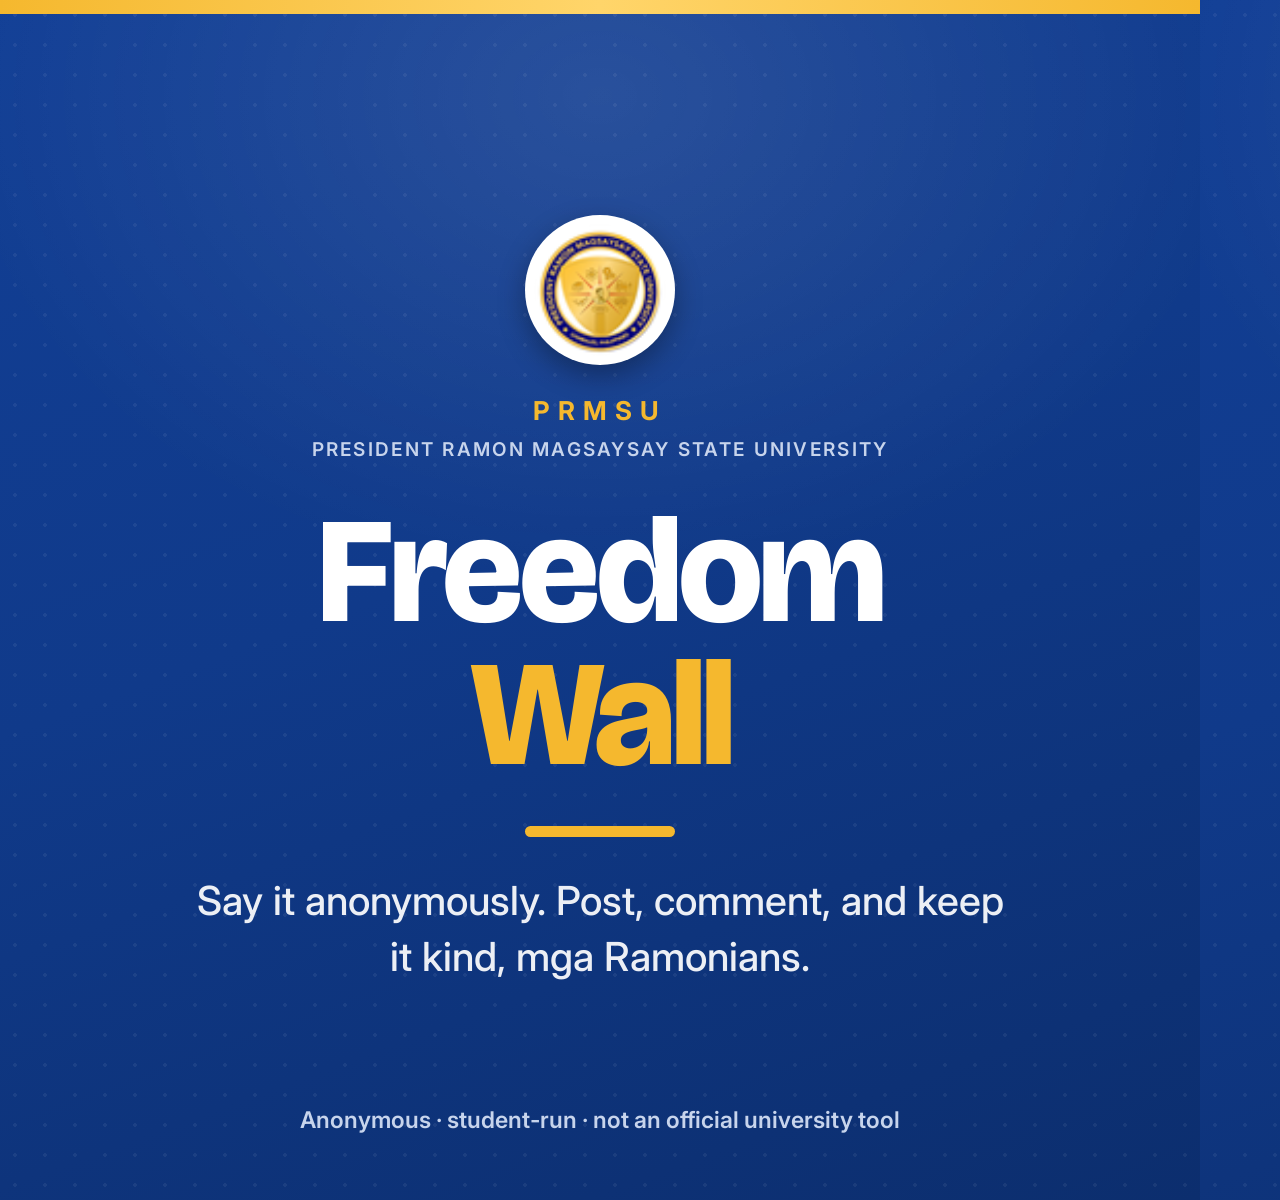
<file: og-square.html>
<!DOCTYPE html>
<html lang="en">
<head>
<meta charset="UTF-8">
<link rel="preconnect" href="https://fonts.googleapis.com">
<link rel="preconnect" href="https://fonts.gstatic.com" crossorigin>
<link href="https://fonts.googleapis.com/css2?family=Bricolage+Grotesque:opsz,wght@12..96,700;12..96,800&family=Inter:wght@500;600;700&display=swap" rel="stylesheet">
<style>
  *{margin:0;padding:0;box-sizing:border-box}
  :root{--blue:#103A8A;--blue-d:#0C2E6E;--gold:#F5B82E}
  html,body{width:1200px;height:1200px;overflow:hidden}
  body{
    font-family:"Inter",sans-serif;color:#fff;position:relative;text-align:center;
    background:
      radial-gradient(120% 90% at 50% 8%, rgba(255,255,255,.10), rgba(255,255,255,0) 45%),
      radial-gradient(rgba(255,255,255,.06) 1.6px, transparent 1.6px) 0 0/30px 30px,
      linear-gradient(160deg,#123f96 0%, var(--blue) 45%, var(--blue-d) 100%);
    display:flex;flex-direction:column;align-items:center;justify-content:center;padding:90px;
  }
  .rail{position:absolute;top:0;left:0;right:0;height:14px;background:linear-gradient(90deg,var(--gold),#FFD56A 50%,var(--gold))}
  .seal{width:150px;height:150px;border-radius:50%;background:#fff;padding:9px;box-shadow:0 10px 28px rgba(0,0,0,.32);margin-bottom:30px}
  .eyebrow{font-size:26px;letter-spacing:.3em;text-transform:uppercase;color:var(--gold);font-weight:700;margin-bottom:6px}
  .eyebrow small{display:block;color:#C7D4EC;letter-spacing:.12em;font-size:19px;margin-top:12px;font-weight:600}
  h1{font-family:"Bricolage Grotesque",sans-serif;font-weight:800;font-size:150px;line-height:.95;letter-spacing:-.03em;margin:34px 0 0}
  h1 .g{color:var(--gold)}
  .u{width:150px;height:11px;border-radius:6px;background:var(--gold);margin:40px auto 36px}
  .tag{font-size:40px;line-height:1.4;color:rgba(255,255,255,.92);font-weight:500;max-width:820px}
  .foot{position:absolute;left:0;right:0;bottom:66px;font-size:23px;color:#C7D4EC;font-weight:600}
</style>
</head>
<body>
  <div class="rail"></div>
  <img class="seal" src="seal.png" alt="">
  <div class="eyebrow">PRMSU<small>President Ramon Magsaysay State University</small></div>
  <h1>Freedom<br><span class="g">Wall</span></h1>
  <div class="u"></div>
  <div class="tag">Say it anonymously. Post, comment, and keep it kind, mga Ramonians.</div>
  <div class="foot">Anonymous · student-run · not an official university tool</div>
</body>
</html>
</file>
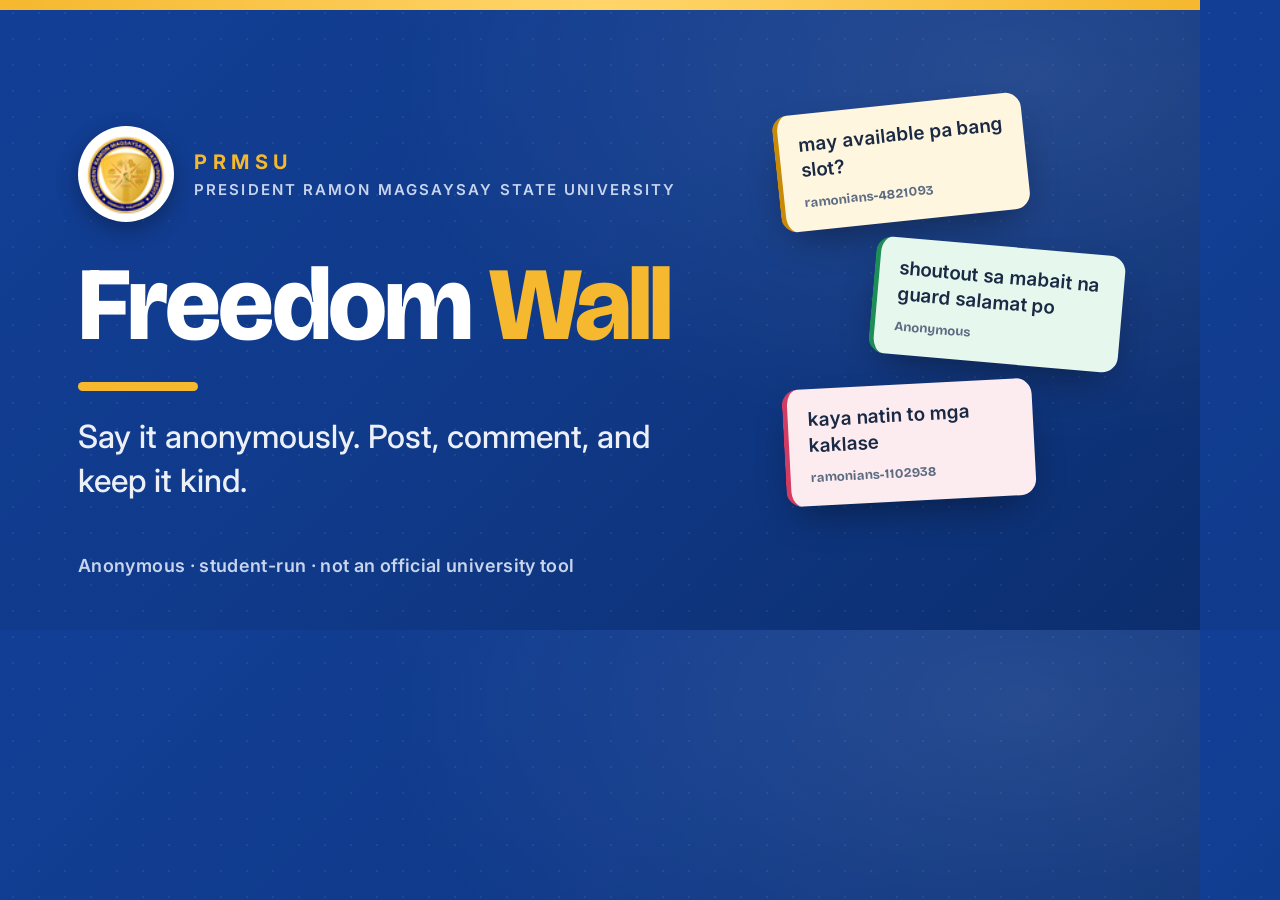
<file: og.html>
<!DOCTYPE html>
<html lang="en">
<head>
<meta charset="UTF-8">
<link rel="preconnect" href="https://fonts.googleapis.com">
<link rel="preconnect" href="https://fonts.gstatic.com" crossorigin>
<link href="https://fonts.googleapis.com/css2?family=Bricolage+Grotesque:opsz,wght@12..96,700;12..96,800&family=Inter:wght@500;600;700&display=swap" rel="stylesheet">
<style>
  *{margin:0;padding:0;box-sizing:border-box}
  :root{--blue:#103A8A;--blue-d:#0C2E6E;--gold:#F5B82E}
  html,body{width:1200px;height:630px;overflow:hidden}
  body{
    font-family:"Inter",sans-serif;color:#fff;position:relative;
    background:
      radial-gradient(120% 130% at 85% 12%, rgba(255,255,255,.10), rgba(255,255,255,0) 45%),
      radial-gradient(rgba(255,255,255,.06) 1.4px, transparent 1.4px) 0 0/26px 26px,
      linear-gradient(135deg,#123f96 0%, var(--blue) 45%, var(--blue-d) 100%);
  }
  .rail{position:absolute;top:0;left:0;right:0;height:10px;background:linear-gradient(90deg,var(--gold),#FFD56A 50%,var(--gold))}
  .wrap{position:absolute;inset:0;padding:74px 78px;display:flex;flex-direction:column;justify-content:center}
  .brand{display:flex;align-items:center;gap:20px;margin-bottom:26px}
  .seal{width:96px;height:96px;border-radius:50%;background:#fff;padding:6px;box-shadow:0 8px 22px rgba(0,0,0,.3)}
  .eyebrow{font-size:20px;letter-spacing:.28em;text-transform:uppercase;color:var(--gold);font-weight:700}
  .eyebrow small{display:block;color:#C7D4EC;letter-spacing:.14em;font-size:15px;margin-top:6px;font-weight:600}
  h1{font-family:"Bricolage Grotesque",sans-serif;font-weight:800;font-size:104px;line-height:.98;letter-spacing:-.03em;margin:6px 0 0}
  h1 .g{color:var(--gold)}
  .u{width:120px;height:9px;border-radius:5px;background:var(--gold);margin:26px 0 24px}
  .tag{font-size:32px;line-height:1.38;color:rgba(255,255,255,.92);font-weight:500;max-width:600px}
  .foot{position:absolute;left:78px;bottom:54px;font-size:18px;color:#C7D4EC;font-weight:600;letter-spacing:.02em}
  /* faux sticky notes */
  .notes{position:absolute;right:64px;top:96px;width:360px;height:440px}
  .note{position:absolute;width:250px;border-radius:16px;padding:18px 20px;color:#1B2A44;box-shadow:0 18px 40px -14px rgba(0,0,0,.45);font-weight:600;font-size:19px;line-height:1.35}
  .note b{display:block;font-family:"Bricolage Grotesque",sans-serif;font-weight:700;font-size:13px;color:#5C6B82;margin-top:12px}
  .n1{background:#FFF6E0;border-left:5px solid #C98A08;transform:rotate(-6deg);top:8px;left:0}
  .n2{background:#E6F7EE;border-left:5px solid #1E8E58;transform:rotate(5deg);top:150px;left:96px}
  .n3{background:#FDECEF;border-left:5px solid #D23C63;transform:rotate(-3deg);top:288px;left:8px}
</style>
</head>
<body>
  <div class="rail"></div>
  <div class="notes">
    <div class="note n1">may available pa bang slot? <b>ramonians-4821093</b></div>
    <div class="note n2">shoutout sa mabait na guard salamat po <b>Anonymous</b></div>
    <div class="note n3">kaya natin to mga kaklase <b>ramonians-1102938</b></div>
  </div>
  <div class="wrap">
    <div class="brand">
      <img class="seal" src="seal.png" alt="">
      <div class="eyebrow">PRMSU<small>President Ramon Magsaysay State University</small></div>
    </div>
    <h1>Freedom <span class="g">Wall</span></h1>
    <div class="u"></div>
    <div class="tag">Say it anonymously. Post, comment, and keep it kind.</div>
  </div>
  <div class="foot">Anonymous · student-run · not an official university tool</div>
</body>
</html>
</file>
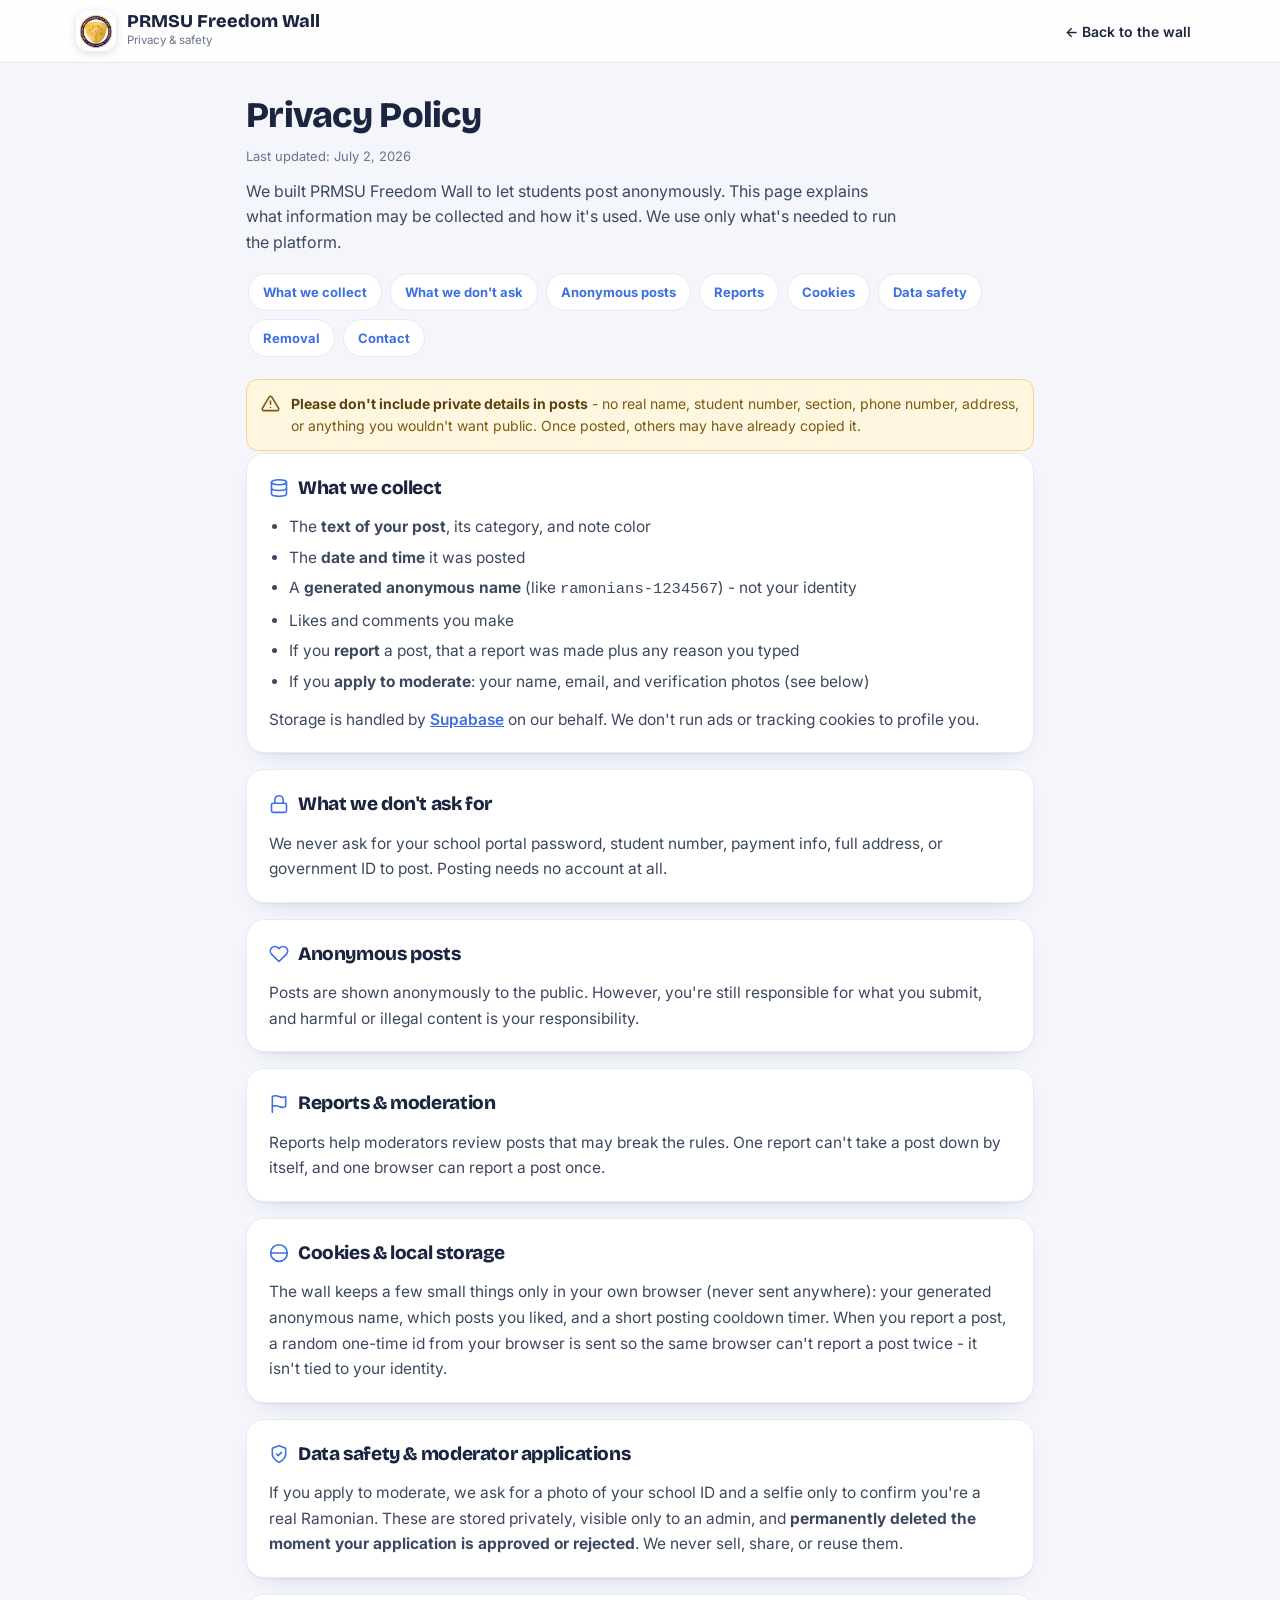
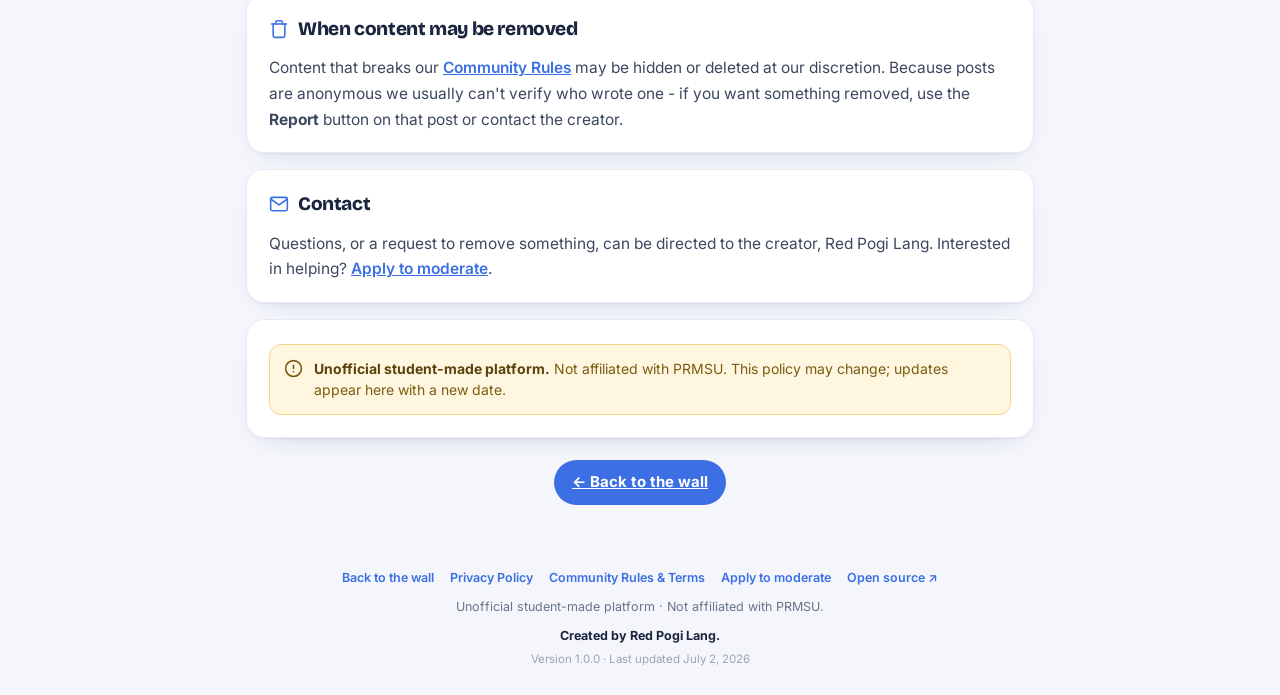
<file: privacy.html>
<!DOCTYPE html>
<html lang="en">
<head>
<meta charset="UTF-8" />
<meta name="viewport" content="width=device-width, initial-scale=1, viewport-fit=cover" />
<title>Privacy Policy · PRMSU Freedom Wall</title>
<meta name="theme-color" content="#3B6FE3">
<link rel="icon" type="image/png" href="seal.png">
<link rel="preconnect" href="https://fonts.googleapis.com">
<link rel="preconnect" href="https://fonts.gstatic.com" crossorigin>
<link href="https://fonts.googleapis.com/css2?family=Bricolage+Grotesque:opsz,wght@12..96,700;12..96,800&family=Inter:wght@400;500;600;700;800&display=swap" rel="stylesheet">
<link rel="stylesheet" href="style.css">
</head>
<body>
  <header class="appbar">
    <div class="appbar-in">
      <a class="brand2" href="index.html">
        <img src="seal.png" alt="PRMSU">
        <div>
          <div class="brand2-t">PRMSU Freedom Wall</div>
          <div class="brand2-s">Privacy &amp; safety</div>
        </div>
      </a>
      <a class="back" href="index.html">← Back to the wall</a>
    </div>
  </header>

  <main class="doc">
    <h1 class="doc-title">Privacy Policy</h1>
    <p class="doc-upd">Last updated: July 2, 2026</p>
    <p class="doc-intro">We built PRMSU Freedom Wall to let students post anonymously. This page explains what information may be collected and how it's used. We use only what's needed to run the platform.</p>

    <nav class="doc-nav">
      <a href="#collect">What we collect</a>
      <a href="#notask">What we don't ask</a>
      <a href="#anon">Anonymous posts</a>
      <a href="#reports">Reports</a>
      <a href="#storage">Cookies</a>
      <a href="#safety">Data safety</a>
      <a href="#removal">Removal</a>
      <a href="#contact">Contact</a>
    </nav>

    <div class="callout"><svg viewBox="0 0 24 24" fill="none" stroke="currentColor" stroke-width="2" stroke-linecap="round" stroke-linejoin="round"><path d="M10.29 3.86 1.82 18a2 2 0 0 0 1.71 3h16.94a2 2 0 0 0 1.71-3L13.71 3.86a2 2 0 0 0-3.42 0z"/><line x1="12" y1="9" x2="12" y2="13"/><line x1="12" y1="17" x2="12.01" y2="17"/></svg><div><b>Please don't include private details in posts</b> - no real name, student number, section, phone number, address, or anything you wouldn't want public. Once posted, others may have already copied it.</div></div>

    <section class="doc-card" id="collect">
      <h2><svg viewBox="0 0 24 24" fill="none" stroke="currentColor" stroke-width="1.9" stroke-linecap="round" stroke-linejoin="round"><ellipse cx="12" cy="5" rx="9" ry="3"/><path d="M3 5v14c0 1.7 4 3 9 3s9-1.3 9-3V5"/><path d="M3 12c0 1.7 4 3 9 3s9-1.3 9-3"/></svg>What we collect</h2>
      <ul>
        <li>The <b>text of your post</b>, its category, and note color</li>
        <li>The <b>date and time</b> it was posted</li>
        <li>A <b>generated anonymous name</b> (like <code>ramonians-1234567</code>) - not your identity</li>
        <li>Likes and comments you make</li>
        <li>If you <b>report</b> a post, that a report was made plus any reason you typed</li>
        <li>If you <b>apply to moderate</b>: your name, email, and verification photos (see below)</li>
      </ul>
      <p>Storage is handled by <a href="https://supabase.com/privacy" target="_blank" rel="noopener">Supabase</a> on our behalf. We don't run ads or tracking cookies to profile you.</p>
    </section>

    <section class="doc-card" id="notask">
      <h2><svg viewBox="0 0 24 24" fill="none" stroke="currentColor" stroke-width="1.9" stroke-linecap="round" stroke-linejoin="round"><rect x="3" y="11" width="18" height="11" rx="2"/><path d="M7 11V7a5 5 0 0 1 10 0v4"/></svg>What we don't ask for</h2>
      <p>We never ask for your school portal password, student number, payment info, full address, or government ID to post. Posting needs no account at all.</p>
    </section>

    <section class="doc-card" id="anon">
      <h2><svg viewBox="0 0 24 24" fill="none" stroke="currentColor" stroke-width="1.9" stroke-linecap="round" stroke-linejoin="round"><path d="M20.8 4.6a5.5 5.5 0 0 0-7.8 0L12 5.6l-1-1a5.5 5.5 0 0 0-7.8 7.8l1 1L12 21l7.8-7.6 1-1a5.5 5.5 0 0 0 0-7.8z"/></svg>Anonymous posts</h2>
      <p>Posts are shown anonymously to the public. However, you're still responsible for what you submit, and harmful or illegal content is your responsibility.</p>
    </section>

    <section class="doc-card" id="reports">
      <h2><svg viewBox="0 0 24 24" fill="none" stroke="currentColor" stroke-width="1.9" stroke-linecap="round" stroke-linejoin="round"><path d="M4 15s1-1 4-1 5 2 8 2 4-1 4-1V3s-1 1-4 1-5-2-8-2-4 1-4 1z"/><line x1="4" y1="22" x2="4" y2="15"/></svg>Reports &amp; moderation</h2>
      <p>Reports help moderators review posts that may break the rules. One report can't take a post down by itself, and one browser can report a post once.</p>
    </section>

    <section class="doc-card" id="storage">
      <h2><svg viewBox="0 0 24 24" fill="none" stroke="currentColor" stroke-width="1.9" stroke-linecap="round" stroke-linejoin="round"><path d="M12 2a10 10 0 1 0 10 10A10 10 0 0 0 12 2z"/><path d="M2 12h20"/></svg>Cookies &amp; local storage</h2>
      <p>The wall keeps a few small things only in your own browser (never sent anywhere): your generated anonymous name, which posts you liked, and a short posting cooldown timer. When you report a post, a random one-time id from your browser is sent so the same browser can't report a post twice - it isn't tied to your identity.</p>
    </section>

    <section class="doc-card" id="safety">
      <h2><svg viewBox="0 0 24 24" fill="none" stroke="currentColor" stroke-width="1.9" stroke-linecap="round" stroke-linejoin="round"><path d="M12 22s8-4 8-10V5l-8-3-8 3v7c0 6 8 10 8 10z"/><polyline points="9 12 11 14 15 10"/></svg>Data safety &amp; moderator applications</h2>
      <p>If you apply to moderate, we ask for a photo of your school ID and a selfie only to confirm you're a real Ramonian. These are stored privately, visible only to an admin, and <b>permanently deleted the moment your application is approved or rejected</b>. We never sell, share, or reuse them.</p>
    </section>

    <section class="doc-card" id="removal">
      <h2><svg viewBox="0 0 24 24" fill="none" stroke="currentColor" stroke-width="1.9" stroke-linecap="round" stroke-linejoin="round"><polyline points="3 6 5 6 21 6"/><path d="M19 6v14a2 2 0 0 1-2 2H7a2 2 0 0 1-2-2V6m3 0V4a2 2 0 0 1 2-2h4a2 2 0 0 1 2 2v2"/></svg>When content may be removed</h2>
      <p>Content that breaks our <a href="terms.html">Community Rules</a> may be hidden or deleted at our discretion. Because posts are anonymous we usually can't verify who wrote one - if you want something removed, use the <b>Report</b> button on that post or contact the creator.</p>
    </section>

    <section class="doc-card" id="contact">
      <h2><svg viewBox="0 0 24 24" fill="none" stroke="currentColor" stroke-width="1.9" stroke-linecap="round" stroke-linejoin="round"><path d="M4 4h16c1.1 0 2 .9 2 2v12c0 1.1-.9 2-2 2H4c-1.1 0-2-.9-2-2V6c0-1.1.9-2 2-2z"/><polyline points="22 6 12 13 2 6"/></svg>Contact</h2>
      <p>Questions, or a request to remove something, can be directed to the creator, Red Pogi Lang. Interested in helping? <a href="apply.html">Apply to moderate</a>.</p>
    </section>

    <section class="doc-card" id="disclaimer">
      <div class="callout"><svg viewBox="0 0 24 24" fill="none" stroke="currentColor" stroke-width="2" stroke-linecap="round" stroke-linejoin="round"><circle cx="12" cy="12" r="10"/><line x1="12" y1="8" x2="12" y2="12"/><line x1="12" y1="16" x2="12.01" y2="16"/></svg><div><b>Unofficial student-made platform.</b> Not affiliated with PRMSU. This policy may change; updates appear here with a new date.</div></div>
    </section>

    <div class="doc-cta"><a class="btn" href="index.html">← Back to the wall</a></div>
  </main>

  <footer class="foot">
    <div class="foot-links">
      <a href="index.html">Back to the wall</a>
      <a href="privacy.html">Privacy Policy</a>
      <a href="terms.html">Community Rules &amp; Terms</a>
      <a href="apply.html">Apply to moderate</a>
      <a href="https://github.com/benworkflows2025-ops/prmsu-freedom-wall" target="_blank" rel="noopener">Open source ↗</a>
    </div>
    <div class="foot-note">Unofficial student-made platform · Not affiliated with PRMSU.</div>
    <div class="foot-credit">Created by Red Pogi Lang.</div>
    <div class="foot-meta">Version 1.0.0 · Last updated July 2, 2026</div>
  </footer>
</body>
</html>
</file>
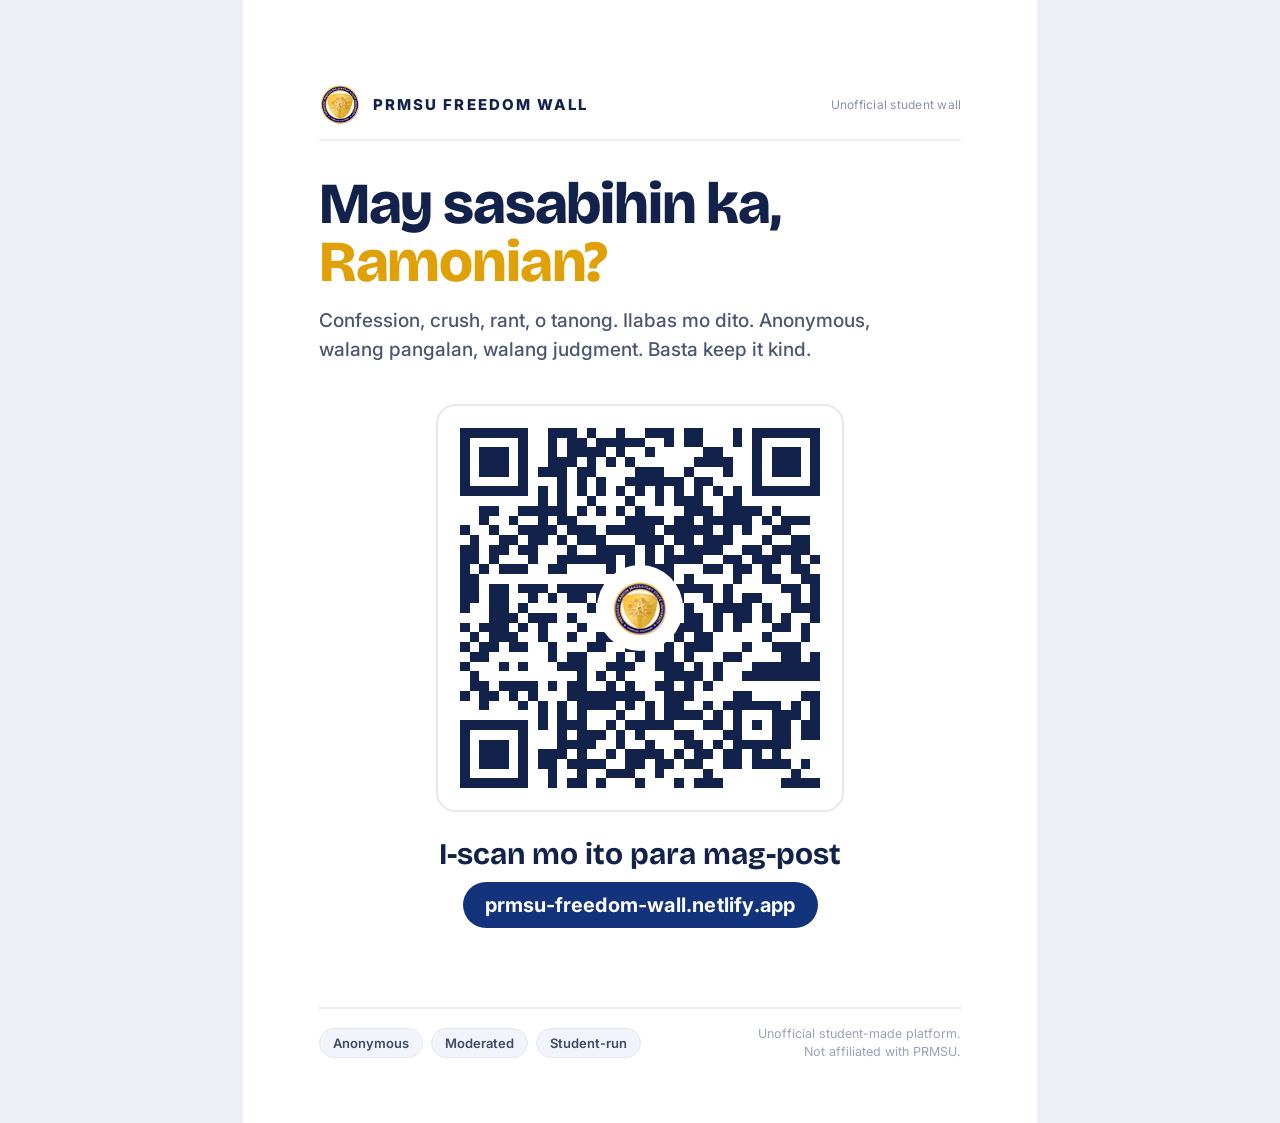
<file: qr-poster.html>
<!DOCTYPE html>
<html lang="en">
<head>
<meta charset="UTF-8" />
<meta name="viewport" content="width=device-width, initial-scale=1" />
<title>PRMSU Freedom Wall · Printable poster (A4)</title>
<link rel="preconnect" href="https://fonts.googleapis.com">
<link rel="preconnect" href="https://fonts.gstatic.com" crossorigin>
<link href="https://fonts.googleapis.com/css2?family=Bricolage+Grotesque:opsz,wght@12..96,600;12..96,700;12..96,800&family=Inter:wght@400;500;600;700&display=swap" rel="stylesheet">
<style>
  *{margin:0;padding:0;box-sizing:border-box}
  @page{size:A4;margin:0}
  body{font-family:'Inter',sans-serif;background:#eceff5}
  .poster{width:210mm;height:297mm;background:#fff;margin:0 auto;padding:22mm 20mm 16mm;
    display:flex;flex-direction:column;color:#12224a;position:relative}
  .brandrow{display:flex;align-items:center;gap:12px;padding-bottom:14px;border-bottom:2px solid #E8ECF4}
  .brandrow img{width:42px;height:42px}
  .brandrow b{font-weight:800;letter-spacing:.14em;font-size:15px;color:#12224a}
  .brandrow small{margin-left:auto;font-size:12px;color:#8A93A6;letter-spacing:.02em}
  .head{font-family:'Bricolage Grotesque',sans-serif;font-weight:800;font-size:58px;line-height:1;
    letter-spacing:-.02em;margin-top:34px}
  .head em{font-style:normal;color:#E0A008}
  .sub{font-size:19px;line-height:1.5;color:#4b5670;margin-top:16px;max-width:150mm;font-weight:500}
  .qrwrap{margin:auto;text-align:center}
  .qrcard{width:108mm;height:108mm;border:2px solid #E3E8F1;border-radius:20px;padding:22px;position:relative;margin:0 auto}
  .qr{width:100%;height:100%;display:block}
  .qrseal{position:absolute;top:50%;left:50%;transform:translate(-50%,-50%);
    width:74px;height:74px;border-radius:50%;background:#fff;display:flex;align-items:center;justify-content:center;
    box-shadow:0 0 0 6px #fff}
  .qrseal img{width:58px;height:58px}
  .scan{font-family:'Bricolage Grotesque',sans-serif;font-weight:700;font-size:30px;margin-top:24px;color:#12224a}
  .url{display:inline-block;margin-top:10px;font-size:20px;font-weight:700;color:#fff;background:#13337C;
    padding:11px 22px;border-radius:999px;letter-spacing:.01em}
  .foot{margin-top:auto;padding-top:16px;border-top:2px solid #E8ECF4;display:flex;align-items:center;gap:14px}
  .foot .tags{display:flex;gap:8px}
  .foot .tags span{font-size:13px;font-weight:600;color:#3f4a63;background:#F1F4FA;border:1px solid #E3E8F1;
    padding:6px 13px;border-radius:999px}
  .foot .note{margin-left:auto;font-size:12.5px;color:#9AA3B6;text-align:right;line-height:1.5}
</style>
</head>
<body>
  <div class="poster">
    <div class="brandrow">
      <img src="seal.png" alt="">
      <b>PRMSU FREEDOM WALL</b>
      <small>Unofficial student wall</small>
    </div>

    <h1 class="head">May sasabihin ka,<br><em>Ramonian?</em></h1>
    <p class="sub">Confession, crush, rant, o tanong. Ilabas mo dito. Anonymous, walang pangalan, walang judgment. Basta keep it kind.</p>

    <div class="qrwrap">
      <div class="qrcard">
        <svg class="qr" viewBox="0 0 37 37" shape-rendering="crispEdges" xmlns="http://www.w3.org/2000/svg"><path stroke="#12224a" d="M0 0.5h7m2 0h3m1 0h1m2 0h1m2 0h3m1 0h2m3 0h1m1 0h7M0 1.5h1m5 0h1m2 0h1m1 0h2m1 0h5m2 0h1m1 0h2m3 0h1m1 0h1m5 0h1M0 2.5h1m1 0h3m1 0h1m2 0h1m1 0h4m1 0h1m2 0h1m5 0h2m3 0h1m1 0h3m1 0h1M0 3.5h1m1 0h3m1 0h1m2 0h3m1 0h1m1 0h1m1 0h1m6 0h4m2 0h1m1 0h3m1 0h1M0 4.5h1m1 0h3m1 0h1m1 0h3m1 0h2m4 0h3m2 0h1m3 0h1m2 0h1m1 0h3m1 0h1M0 5.5h1m5 0h1m3 0h1m1 0h1m1 0h1m2 0h6m1 0h2m4 0h1m5 0h1M0 6.5h7m1 0h1m1 0h1m1 0h1m1 0h1m1 0h1m1 0h1m1 0h1m1 0h1m1 0h1m1 0h1m1 0h1m1 0h7M8 7.5h1m1 0h1m2 0h1m3 0h1m2 0h1m1 0h3m2 0h2M2 8.5h2m2 0h5m1 0h1m1 0h1m1 0h1m1 0h1m4 0h3m1 0h4m1 0h1M2 9.5h1m2 0h1m2 0h1m1 0h2m5 0h4m1 0h2m1 0h5m1 0h1m1 0h3M0 10.5h1m2 0h1m2 0h4m1 0h3m1 0h5m1 0h5m1 0h1m1 0h1m2 0h2M1 11.5h1m2 0h2m1 0h2m1 0h1m1 0h3m3 0h3m1 0h2m1 0h3m3 0h1m2 0h2M0 12.5h2m1 0h2m1 0h2m3 0h1m2 0h4m1 0h1m1 0h1m1 0h4m2 0h2m1 0h4M0 13.5h2m1 0h1m3 0h1m2 0h6m1 0h1m1 0h1m1 0h4m2 0h2m1 0h3m1 0h1m1 0h1M0 14.5h1m1 0h1m1 0h3m2 0h2m4 0h1m1 0h1m1 0h3m3 0h2m1 0h2m1 0h1m2 0h2M0 15.5h2m14 0h1m2 0h1m1 0h1m1 0h1m4 0h1m2 0h2m2 0h2M0 16.5h2m1 0h2m1 0h3m1 0h5m5 0h6m1 0h1m5 0h2m1 0h1M0 17.5h2m1 0h2m2 0h1m1 0h1m1 0h2m1 0h3m1 0h1m1 0h1m1 0h1m2 0h1m1 0h1m1 0h2m3 0h1m1 0h1M0 18.5h1m2 0h2m1 0h1m6 0h1m2 0h1m3 0h2m1 0h1m2 0h4m1 0h1m2 0h3M3 19.5h3m1 0h3m1 0h1m4 0h1m1 0h1m1 0h1m2 0h2m1 0h1m1 0h2m1 0h1m1 0h1m2 0h1M0 20.5h1m1 0h3m1 0h1m1 0h1m3 0h1m2 0h1m3 0h1m1 0h4m1 0h1m1 0h1m3 0h2m1 0h1M1 21.5h1m1 0h3m2 0h1m2 0h1m2 0h5m1 0h1m1 0h1m1 0h2m5 0h1m3 0h1M0 22.5h1m1 0h2m1 0h2m2 0h1m3 0h2m2 0h2m2 0h1m1 0h3m3 0h1m2 0h3M1 23.5h2m6 0h1m1 0h2m3 0h1m1 0h1m1 0h2m1 0h1m3 0h2m4 0h2m1 0h1M0 24.5h1m3 0h1m1 0h1m3 0h3m2 0h3m2 0h3m1 0h1m1 0h1m3 0h7M1 25.5h1m10 0h1m1 0h1m1 0h1m4 0h4m1 0h1m2 0h8M1 26.5h2m1 0h4m1 0h1m1 0h2m2 0h1m1 0h1m2 0h2m1 0h1m1 0h1M0 27.5h1m1 0h2m1 0h1m1 0h1m3 0h8m2 0h3m4 0h2m5 0h2M2 28.5h1m3 0h1m1 0h1m1 0h1m1 0h4m1 0h1m1 0h1m1 0h2m2 0h1m1 0h6m1 0h1m1 0h1M8 29.5h1m1 0h1m1 0h1m3 0h1m2 0h1m1 0h4m1 0h1m1 0h1m3 0h3m1 0h1M0 30.5h7m1 0h1m1 0h3m2 0h1m1 0h5m3 0h2m1 0h1m1 0h1m1 0h2m1 0h2M0 31.5h1m5 0h1m3 0h1m1 0h3m1 0h1m1 0h1m3 0h2m3 0h2m3 0h2m1 0h2M0 32.5h1m1 0h3m1 0h1m3 0h4m2 0h1m2 0h1m3 0h2m1 0h1m1 0h6M0 33.5h1m1 0h3m1 0h1m1 0h3m1 0h1m2 0h1m1 0h4m1 0h1m1 0h2m1 0h2m1 0h1m1 0h1M0 34.5h1m1 0h3m1 0h1m1 0h2m1 0h4m2 0h2m1 0h2m1 0h2m2 0h2m1 0h4m1 0h1M0 35.5h1m5 0h1m2 0h1m2 0h1m2 0h3m2 0h1m4 0h1m8 0h1M0 36.5h7m2 0h1m1 0h2m1 0h1m3 0h1m3 0h1m1 0h3m6 0h4"/></svg>
        <span class="qrseal"><img src="seal.png" alt=""></span>
      </div>
      <div class="scan">I-scan mo ito para mag-post</div>
      <div class="url">prmsu-freedom-wall.netlify.app</div>
    </div>

    <div class="foot">
      <div class="tags"><span>Anonymous</span><span>Moderated</span><span>Student-run</span></div>
      <div class="note">Unofficial student-made platform.<br>Not affiliated with PRMSU.</div>
    </div>
  </div>
</body>
</html>
</file>
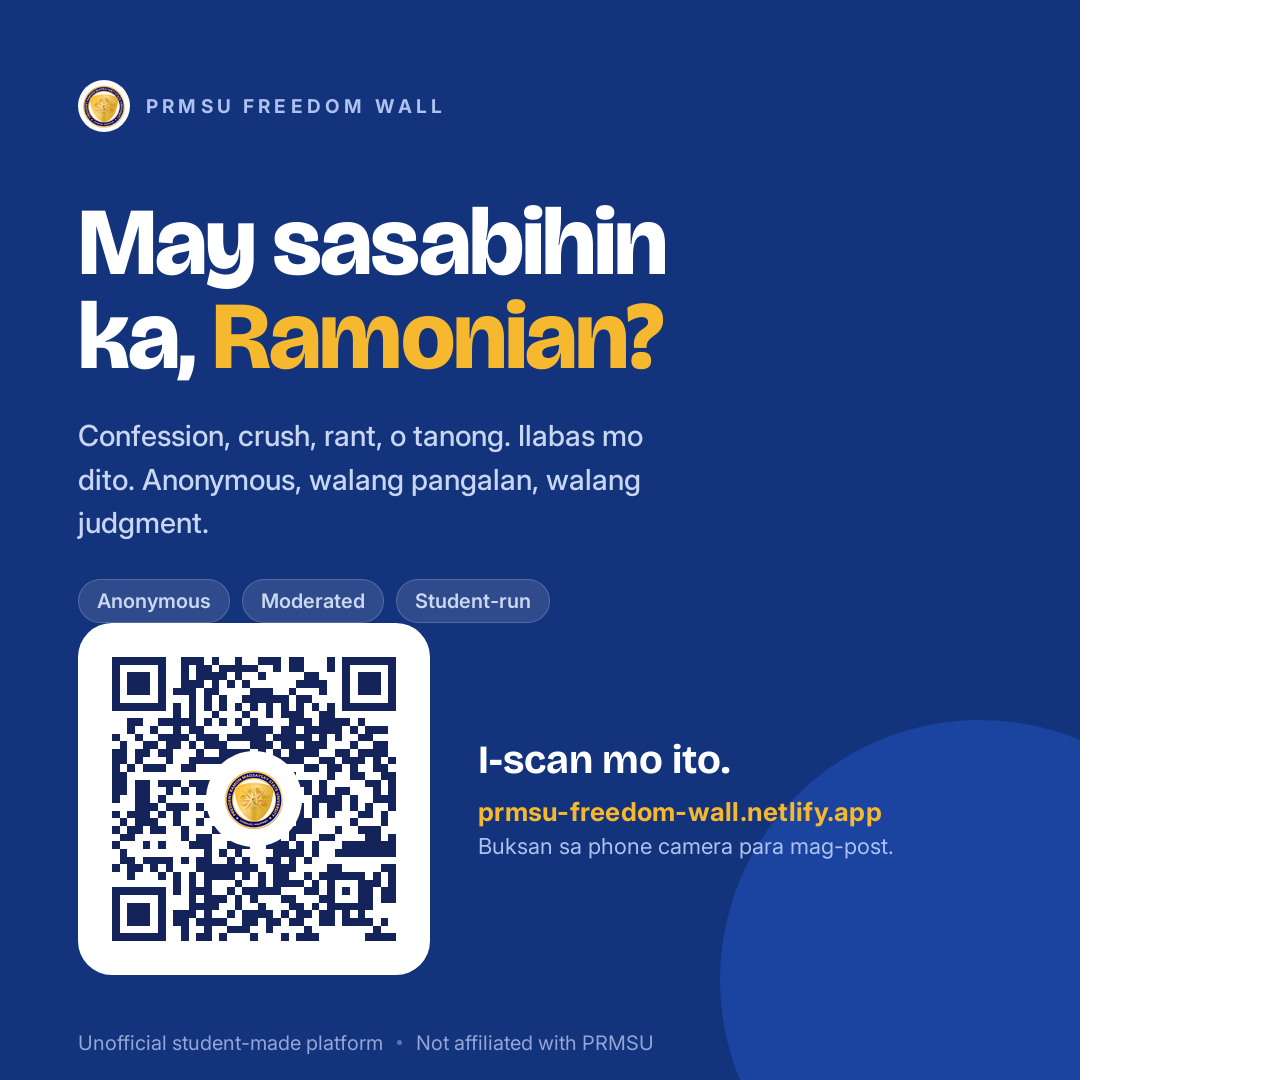
<file: qr-share.html>
<!DOCTYPE html>
<html lang="en">
<head>
<meta charset="UTF-8" />
<meta name="viewport" content="width=device-width, initial-scale=1" />
<title>PRMSU Freedom Wall · Share card</title>
<link rel="preconnect" href="https://fonts.googleapis.com">
<link rel="preconnect" href="https://fonts.gstatic.com" crossorigin>
<link href="https://fonts.googleapis.com/css2?family=Bricolage+Grotesque:opsz,wght@12..96,600;12..96,700;12..96,800&family=Inter:wght@400;500;600;700&display=swap" rel="stylesheet">
<style>
  *{margin:0;padding:0;box-sizing:border-box}
  body{font-family:'Inter',sans-serif}
  .card{width:1080px;height:1080px;background:#13337C;color:#fff;
    padding:80px 78px;display:flex;flex-direction:column;position:relative;overflow:hidden}
  /* one restrained accent shape, flat */
  .card::after{content:"";position:absolute;right:-160px;bottom:-160px;width:520px;height:520px;
    border-radius:50%;background:#1B44A0}
  .brandrow{display:flex;align-items:center;gap:16px;position:relative;z-index:1}
  .brandrow img{width:52px;height:52px;border-radius:50%;background:#fff;padding:3px}
  .brandrow span{font-weight:700;letter-spacing:.22em;font-size:19px;color:#AFC1EE}
  .head{font-family:'Bricolage Grotesque',sans-serif;font-weight:800;font-size:96px;line-height:.98;
    margin-top:64px;letter-spacing:-.02em;position:relative;z-index:1}
  .head em{font-style:normal;color:#F5B82E}
  .sub{font-size:29px;line-height:1.5;color:#C9D6F2;margin-top:30px;max-width:600px;font-weight:500;position:relative;z-index:1}
  .mid{margin-top:auto;display:flex;align-items:center;gap:48px;position:relative;z-index:1}
  .qrcard{background:#fff;border-radius:34px;padding:34px;width:352px;height:352px;flex:0 0 auto;position:relative}
  .qr{width:100%;height:100%;display:block}
  .qrseal{position:absolute;top:50%;left:50%;transform:translate(-50%,-50%);
    width:82px;height:82px;border-radius:50%;background:#fff;display:flex;align-items:center;justify-content:center;
    box-shadow:0 0 0 7px #fff}
  .qrseal img{width:64px;height:64px}
  .mid-txt .cta{font-family:'Bricolage Grotesque',sans-serif;font-weight:700;font-size:40px;line-height:1.1}
  .mid-txt .url{font-size:26px;color:#F5B82E;font-weight:700;margin-top:14px;letter-spacing:.01em}
  .mid-txt .hint{font-size:22px;color:#AFC1EE;margin-top:6px}
  .foot{margin-top:56px;font-size:20px;color:#93A6D6;position:relative;z-index:1;
    display:flex;gap:14px;align-items:center}
  .foot .dot{width:5px;height:5px;border-radius:50%;background:#5C74B4}
  .chips{display:flex;gap:12px;margin-top:34px;position:relative;z-index:1}
  .chips span{font-size:20px;font-weight:600;color:#CBD8F2;background:rgba(255,255,255,.12);
    border:1px solid rgba(255,255,255,.18);padding:9px 18px;border-radius:999px}
</style>
</head>
<body>
  <div class="card">
    <div class="brandrow"><img src="seal.png" alt=""><span>PRMSU FREEDOM WALL</span></div>

    <h1 class="head">May sasabihin<br>ka, <em>Ramonian?</em></h1>
    <p class="sub">Confession, crush, rant, o tanong. Ilabas mo dito. Anonymous, walang pangalan, walang judgment.</p>

    <div class="chips">
      <span>Anonymous</span><span>Moderated</span><span>Student-run</span>
    </div>

    <div class="mid">
      <div class="qrcard">
        <svg class="qr" viewBox="0 0 37 37" shape-rendering="crispEdges" xmlns="http://www.w3.org/2000/svg"><path stroke="#14245a" d="M0 0.5h7m2 0h3m1 0h1m2 0h1m2 0h3m1 0h2m3 0h1m1 0h7M0 1.5h1m5 0h1m2 0h1m1 0h2m1 0h5m2 0h1m1 0h2m3 0h1m1 0h1m5 0h1M0 2.5h1m1 0h3m1 0h1m2 0h1m1 0h4m1 0h1m2 0h1m5 0h2m3 0h1m1 0h3m1 0h1M0 3.5h1m1 0h3m1 0h1m2 0h3m1 0h1m1 0h1m1 0h1m6 0h4m2 0h1m1 0h3m1 0h1M0 4.5h1m1 0h3m1 0h1m1 0h3m1 0h2m4 0h3m2 0h1m3 0h1m2 0h1m1 0h3m1 0h1M0 5.5h1m5 0h1m3 0h1m1 0h1m1 0h1m2 0h6m1 0h2m4 0h1m5 0h1M0 6.5h7m1 0h1m1 0h1m1 0h1m1 0h1m1 0h1m1 0h1m1 0h1m1 0h1m1 0h1m1 0h1m1 0h1m1 0h7M8 7.5h1m1 0h1m2 0h1m3 0h1m2 0h1m1 0h3m2 0h2M2 8.5h2m2 0h5m1 0h1m1 0h1m1 0h1m1 0h1m4 0h3m1 0h4m1 0h1M2 9.5h1m2 0h1m2 0h1m1 0h2m5 0h4m1 0h2m1 0h5m1 0h1m1 0h3M0 10.5h1m2 0h1m2 0h4m1 0h3m1 0h5m1 0h5m1 0h1m1 0h1m2 0h2M1 11.5h1m2 0h2m1 0h2m1 0h1m1 0h3m3 0h3m1 0h2m1 0h3m3 0h1m2 0h2M0 12.5h2m1 0h2m1 0h2m3 0h1m2 0h4m1 0h1m1 0h1m1 0h4m2 0h2m1 0h4M0 13.5h2m1 0h1m3 0h1m2 0h6m1 0h1m1 0h1m1 0h4m2 0h2m1 0h3m1 0h1m1 0h1M0 14.5h1m1 0h1m1 0h3m2 0h2m4 0h1m1 0h1m1 0h3m3 0h2m1 0h2m1 0h1m2 0h2M0 15.5h2m14 0h1m2 0h1m1 0h1m1 0h1m4 0h1m2 0h2m2 0h2M0 16.5h2m1 0h2m1 0h3m1 0h5m5 0h6m1 0h1m5 0h2m1 0h1M0 17.5h2m1 0h2m2 0h1m1 0h1m1 0h2m1 0h3m1 0h1m1 0h1m1 0h1m2 0h1m1 0h1m1 0h2m3 0h1m1 0h1M0 18.5h1m2 0h2m1 0h1m6 0h1m2 0h1m3 0h2m1 0h1m2 0h4m1 0h1m2 0h3M3 19.5h3m1 0h3m1 0h1m4 0h1m1 0h1m1 0h1m2 0h2m1 0h1m1 0h2m1 0h1m1 0h1m2 0h1M0 20.5h1m1 0h3m1 0h1m1 0h1m3 0h1m2 0h1m3 0h1m1 0h4m1 0h1m1 0h1m3 0h2m1 0h1M1 21.5h1m1 0h3m2 0h1m2 0h1m2 0h5m1 0h1m1 0h1m1 0h2m5 0h1m3 0h1M0 22.5h1m1 0h2m1 0h2m2 0h1m3 0h2m2 0h2m2 0h1m1 0h3m3 0h1m2 0h3M1 23.5h2m6 0h1m1 0h2m3 0h1m1 0h1m1 0h2m1 0h1m3 0h2m4 0h2m1 0h1M0 24.5h1m3 0h1m1 0h1m3 0h3m2 0h3m2 0h3m1 0h1m1 0h1m3 0h7M1 25.5h1m10 0h1m1 0h1m1 0h1m4 0h4m1 0h1m2 0h8M1 26.5h2m1 0h4m1 0h1m1 0h2m2 0h1m1 0h1m2 0h2m1 0h1m1 0h1M0 27.5h1m1 0h2m1 0h1m1 0h1m3 0h8m2 0h3m4 0h2m5 0h2M2 28.5h1m3 0h1m1 0h1m1 0h1m1 0h4m1 0h1m1 0h1m1 0h2m2 0h1m1 0h6m1 0h1m1 0h1M8 29.5h1m1 0h1m1 0h1m3 0h1m2 0h1m1 0h4m1 0h1m1 0h1m3 0h3m1 0h1M0 30.5h7m1 0h1m1 0h3m2 0h1m1 0h5m3 0h2m1 0h1m1 0h1m1 0h2m1 0h2M0 31.5h1m5 0h1m3 0h1m1 0h3m1 0h1m1 0h1m3 0h2m3 0h2m3 0h2m1 0h2M0 32.5h1m1 0h3m1 0h1m3 0h4m2 0h1m2 0h1m3 0h2m1 0h1m1 0h6M0 33.5h1m1 0h3m1 0h1m1 0h3m1 0h1m2 0h1m1 0h4m1 0h1m1 0h2m1 0h2m1 0h1m1 0h1M0 34.5h1m1 0h3m1 0h1m1 0h2m1 0h4m2 0h2m1 0h2m1 0h2m2 0h2m1 0h4m1 0h1M0 35.5h1m5 0h1m2 0h1m2 0h1m2 0h3m2 0h1m4 0h1m8 0h1M0 36.5h7m2 0h1m1 0h2m1 0h1m3 0h1m3 0h1m1 0h3m6 0h4"/></svg>
        <span class="qrseal"><img src="seal.png" alt=""></span>
      </div>
      <div class="mid-txt">
        <div class="cta">I-scan mo ito.</div>
        <div class="url">prmsu-freedom-wall.netlify.app</div>
        <div class="hint">Buksan sa phone camera para mag-post.</div>
      </div>
    </div>

    <div class="foot">Unofficial student-made platform<span class="dot"></span>Not affiliated with PRMSU</div>
  </div>
</body>
</html>
</file>
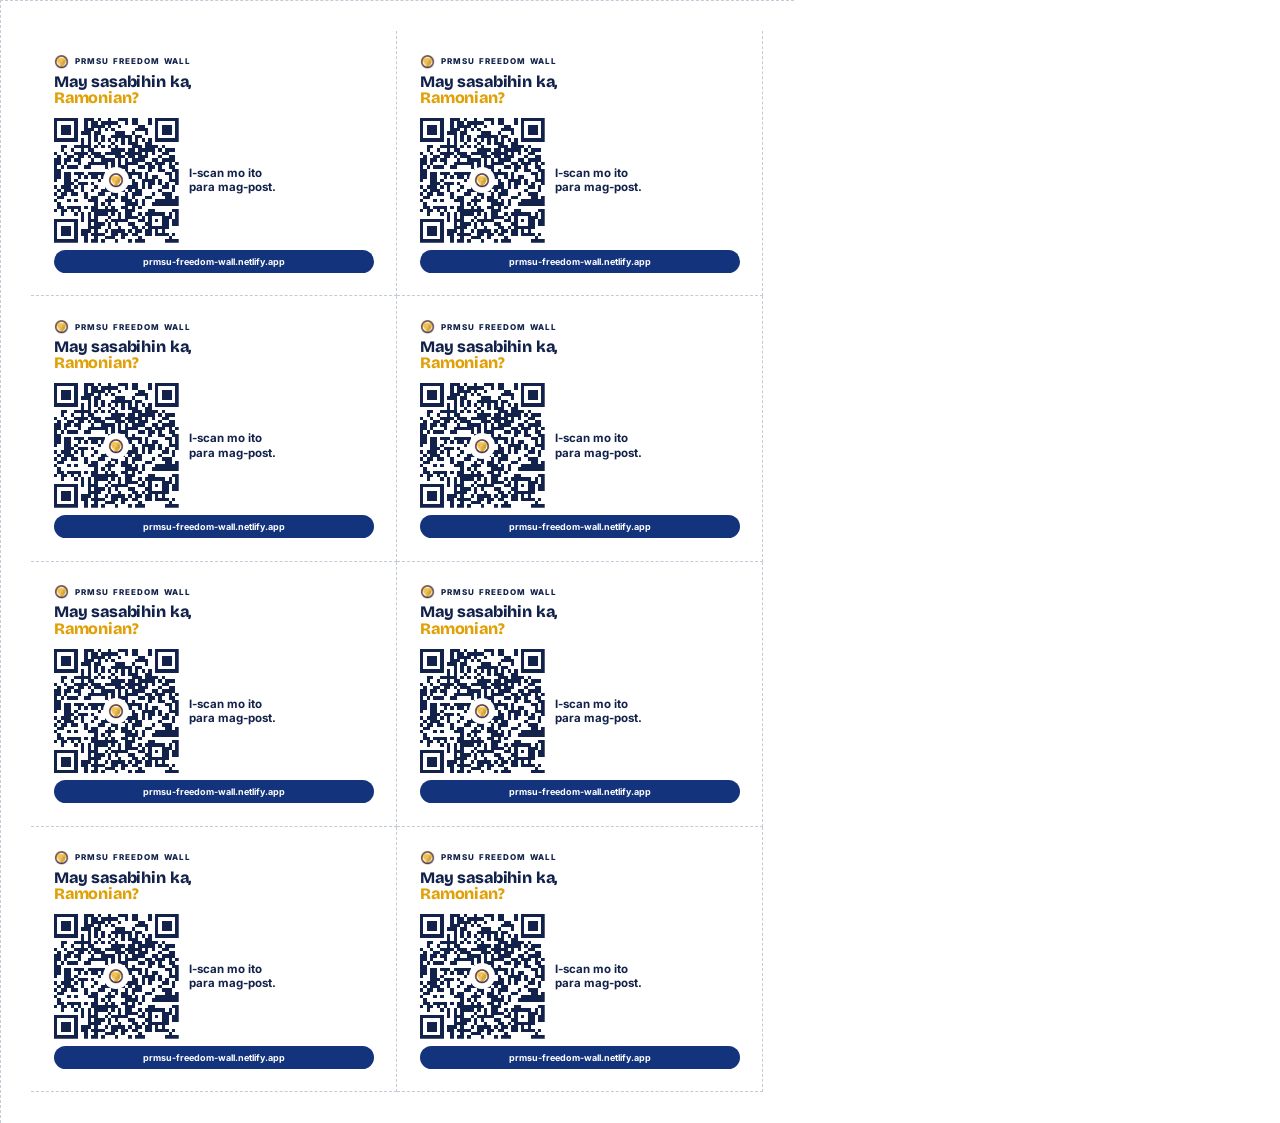
<file: qr-stickers.html>
<!DOCTYPE html>
<html lang="en">
<head>
<meta charset="UTF-8" />
<title>PRMSU Freedom Wall · QR sticker sheet (A4)</title>
<link rel="preconnect" href="https://fonts.googleapis.com">
<link rel="preconnect" href="https://fonts.gstatic.com" crossorigin>
<link href="https://fonts.googleapis.com/css2?family=Bricolage+Grotesque:opsz,wght@12..96,700;12..96,800&family=Inter:wght@400;500;600;700&display=swap" rel="stylesheet">
<style>
  *{margin:0;padding:0;box-sizing:border-box}
  @page{size:A4;margin:0}
  body{font-family:'Inter',sans-serif;background:#fff}
  .sheet{width:210mm;height:297mm;padding:8mm;display:grid;
    grid-template-columns:1fr 1fr;grid-template-rows:repeat(4,1fr);
    border-top:1px dashed #C4CBD8;border-left:1px dashed #C4CBD8}
  .cell{border-right:1px dashed #C4CBD8;border-bottom:1px dashed #C4CBD8;padding:6mm;overflow:hidden}
  .sticker{display:flex;flex-direction:column;height:100%;color:#12224a}
  .s-brand{display:flex;align-items:center;gap:6px}
  .s-brand img{width:15px;height:15px}
  .s-brand b{font-size:8px;font-weight:800;letter-spacing:.14em;color:#12224a}
  .s-head{font-family:'Bricolage Grotesque',sans-serif;font-weight:800;font-size:16px;line-height:1.02;
    margin-top:5px;letter-spacing:-.01em}
  .s-head em{font-style:normal;color:#E0A008}
  .s-row{display:flex;align-items:center;gap:10px;margin-top:auto}
  .s-qr{width:33mm;height:33mm;flex:0 0 auto;position:relative}
  .s-qr svg{width:100%;height:100%;display:block}
  .s-seal{position:absolute;top:50%;left:50%;transform:translate(-50%,-50%);width:20px;height:20px;
    border-radius:50%;background:#fff;display:flex;align-items:center;justify-content:center;box-shadow:0 0 0 3px #fff}
  .s-seal img{width:16px;height:16px}
  .s-cta{font-weight:700;font-size:11.5px;line-height:1.25}
  .s-url{display:block;text-align:center;margin-top:7px;font-size:9px;font-weight:700;color:#fff;
    background:#13337C;padding:6px 8px;border-radius:999px}
</style>
</head>
<body>
  <svg style="display:none" xmlns="http://www.w3.org/2000/svg"><symbol id="qr" viewBox="0 0 37 37"><path shape-rendering="crispEdges" stroke="#12224a" d="M0 0.5h7m2 0h3m1 0h1m2 0h1m2 0h3m1 0h2m3 0h1m1 0h7M0 1.5h1m5 0h1m2 0h1m1 0h2m1 0h5m2 0h1m1 0h2m3 0h1m1 0h1m5 0h1M0 2.5h1m1 0h3m1 0h1m2 0h1m1 0h4m1 0h1m2 0h1m5 0h2m3 0h1m1 0h3m1 0h1M0 3.5h1m1 0h3m1 0h1m2 0h3m1 0h1m1 0h1m1 0h1m6 0h4m2 0h1m1 0h3m1 0h1M0 4.5h1m1 0h3m1 0h1m1 0h3m1 0h2m4 0h3m2 0h1m3 0h1m2 0h1m1 0h3m1 0h1M0 5.5h1m5 0h1m3 0h1m1 0h1m1 0h1m2 0h6m1 0h2m4 0h1m5 0h1M0 6.5h7m1 0h1m1 0h1m1 0h1m1 0h1m1 0h1m1 0h1m1 0h1m1 0h1m1 0h1m1 0h1m1 0h1m1 0h7M8 7.5h1m1 0h1m2 0h1m3 0h1m2 0h1m1 0h3m2 0h2M2 8.5h2m2 0h5m1 0h1m1 0h1m1 0h1m1 0h1m4 0h3m1 0h4m1 0h1M2 9.5h1m2 0h1m2 0h1m1 0h2m5 0h4m1 0h2m1 0h5m1 0h1m1 0h3M0 10.5h1m2 0h1m2 0h4m1 0h3m1 0h5m1 0h5m1 0h1m1 0h1m2 0h2M1 11.5h1m2 0h2m1 0h2m1 0h1m1 0h3m3 0h3m1 0h2m1 0h3m3 0h1m2 0h2M0 12.5h2m1 0h2m1 0h2m3 0h1m2 0h4m1 0h1m1 0h1m1 0h4m2 0h2m1 0h4M0 13.5h2m1 0h1m3 0h1m2 0h6m1 0h1m1 0h1m1 0h4m2 0h2m1 0h3m1 0h1m1 0h1M0 14.5h1m1 0h1m1 0h3m2 0h2m4 0h1m1 0h1m1 0h3m3 0h2m1 0h2m1 0h1m2 0h2M0 15.5h2m14 0h1m2 0h1m1 0h1m1 0h1m4 0h1m2 0h2m2 0h2M0 16.5h2m1 0h2m1 0h3m1 0h5m5 0h6m1 0h1m5 0h2m1 0h1M0 17.5h2m1 0h2m2 0h1m1 0h1m1 0h2m1 0h3m1 0h1m1 0h1m1 0h1m2 0h1m1 0h1m1 0h2m3 0h1m1 0h1M0 18.5h1m2 0h2m1 0h1m6 0h1m2 0h1m3 0h2m1 0h1m2 0h4m1 0h1m2 0h3M3 19.5h3m1 0h3m1 0h1m4 0h1m1 0h1m1 0h1m2 0h2m1 0h1m1 0h2m1 0h1m1 0h1m2 0h1M0 20.5h1m1 0h3m1 0h1m1 0h1m3 0h1m2 0h1m3 0h1m1 0h4m1 0h1m1 0h1m3 0h2m1 0h1M1 21.5h1m1 0h3m2 0h1m2 0h1m2 0h5m1 0h1m1 0h1m1 0h2m5 0h1m3 0h1M0 22.5h1m1 0h2m1 0h2m2 0h1m3 0h2m2 0h2m2 0h1m1 0h3m3 0h1m2 0h3M1 23.5h2m6 0h1m1 0h2m3 0h1m1 0h1m1 0h2m1 0h1m3 0h2m4 0h2m1 0h1M0 24.5h1m3 0h1m1 0h1m3 0h3m2 0h3m2 0h3m1 0h1m1 0h1m3 0h7M1 25.5h1m10 0h1m1 0h1m1 0h1m4 0h4m1 0h1m2 0h8M1 26.5h2m1 0h4m1 0h1m1 0h2m2 0h1m1 0h1m2 0h2m1 0h1m1 0h1M0 27.5h1m1 0h2m1 0h1m1 0h1m3 0h8m2 0h3m4 0h2m5 0h2M2 28.5h1m3 0h1m1 0h1m1 0h1m1 0h4m1 0h1m1 0h1m1 0h2m2 0h1m1 0h6m1 0h1m1 0h1M8 29.5h1m1 0h1m1 0h1m3 0h1m2 0h1m1 0h4m1 0h1m1 0h1m3 0h3m1 0h1M0 30.5h7m1 0h1m1 0h3m2 0h1m1 0h5m3 0h2m1 0h1m1 0h1m1 0h2m1 0h2M0 31.5h1m5 0h1m3 0h1m1 0h3m1 0h1m1 0h1m3 0h2m3 0h2m3 0h2m1 0h2M0 32.5h1m1 0h3m1 0h1m3 0h4m2 0h1m2 0h1m3 0h2m1 0h1m1 0h6M0 33.5h1m1 0h3m1 0h1m1 0h3m1 0h1m2 0h1m1 0h4m1 0h1m1 0h2m1 0h2m1 0h1m1 0h1M0 34.5h1m1 0h3m1 0h1m1 0h2m1 0h4m2 0h2m1 0h2m1 0h2m2 0h2m1 0h4m1 0h1M0 35.5h1m5 0h1m2 0h1m2 0h1m2 0h3m2 0h1m4 0h1m8 0h1M0 36.5h7m2 0h1m1 0h2m1 0h1m3 0h1m3 0h1m1 0h3m6 0h4"/></symbol></svg>

  <div class="sheet" id="sheet"></div>

  <template id="tpl">
    <div class="cell"><div class="sticker">
      <div class="s-brand"><img src="seal.png" alt=""><b>PRMSU FREEDOM WALL</b></div>
      <div class="s-head">May sasabihin ka,<br><em>Ramonian?</em></div>
      <div class="s-row">
        <div class="s-qr"><svg viewBox="0 0 37 37"><use href="#qr"/></svg><span class="s-seal"><img src="seal.png" alt=""></span></div>
        <div class="s-cta">I-scan mo ito<br>para mag-post.</div>
      </div>
      <span class="s-url">prmsu-freedom-wall.netlify.app</span>
    </div></div>
  </template>

  <script>
    const sheet = document.getElementById('sheet'), tpl = document.getElementById('tpl');
    for (let i = 0; i < 8; i++) sheet.appendChild(tpl.content.cloneNode(true));
  </script>
</body>
</html>
</file>
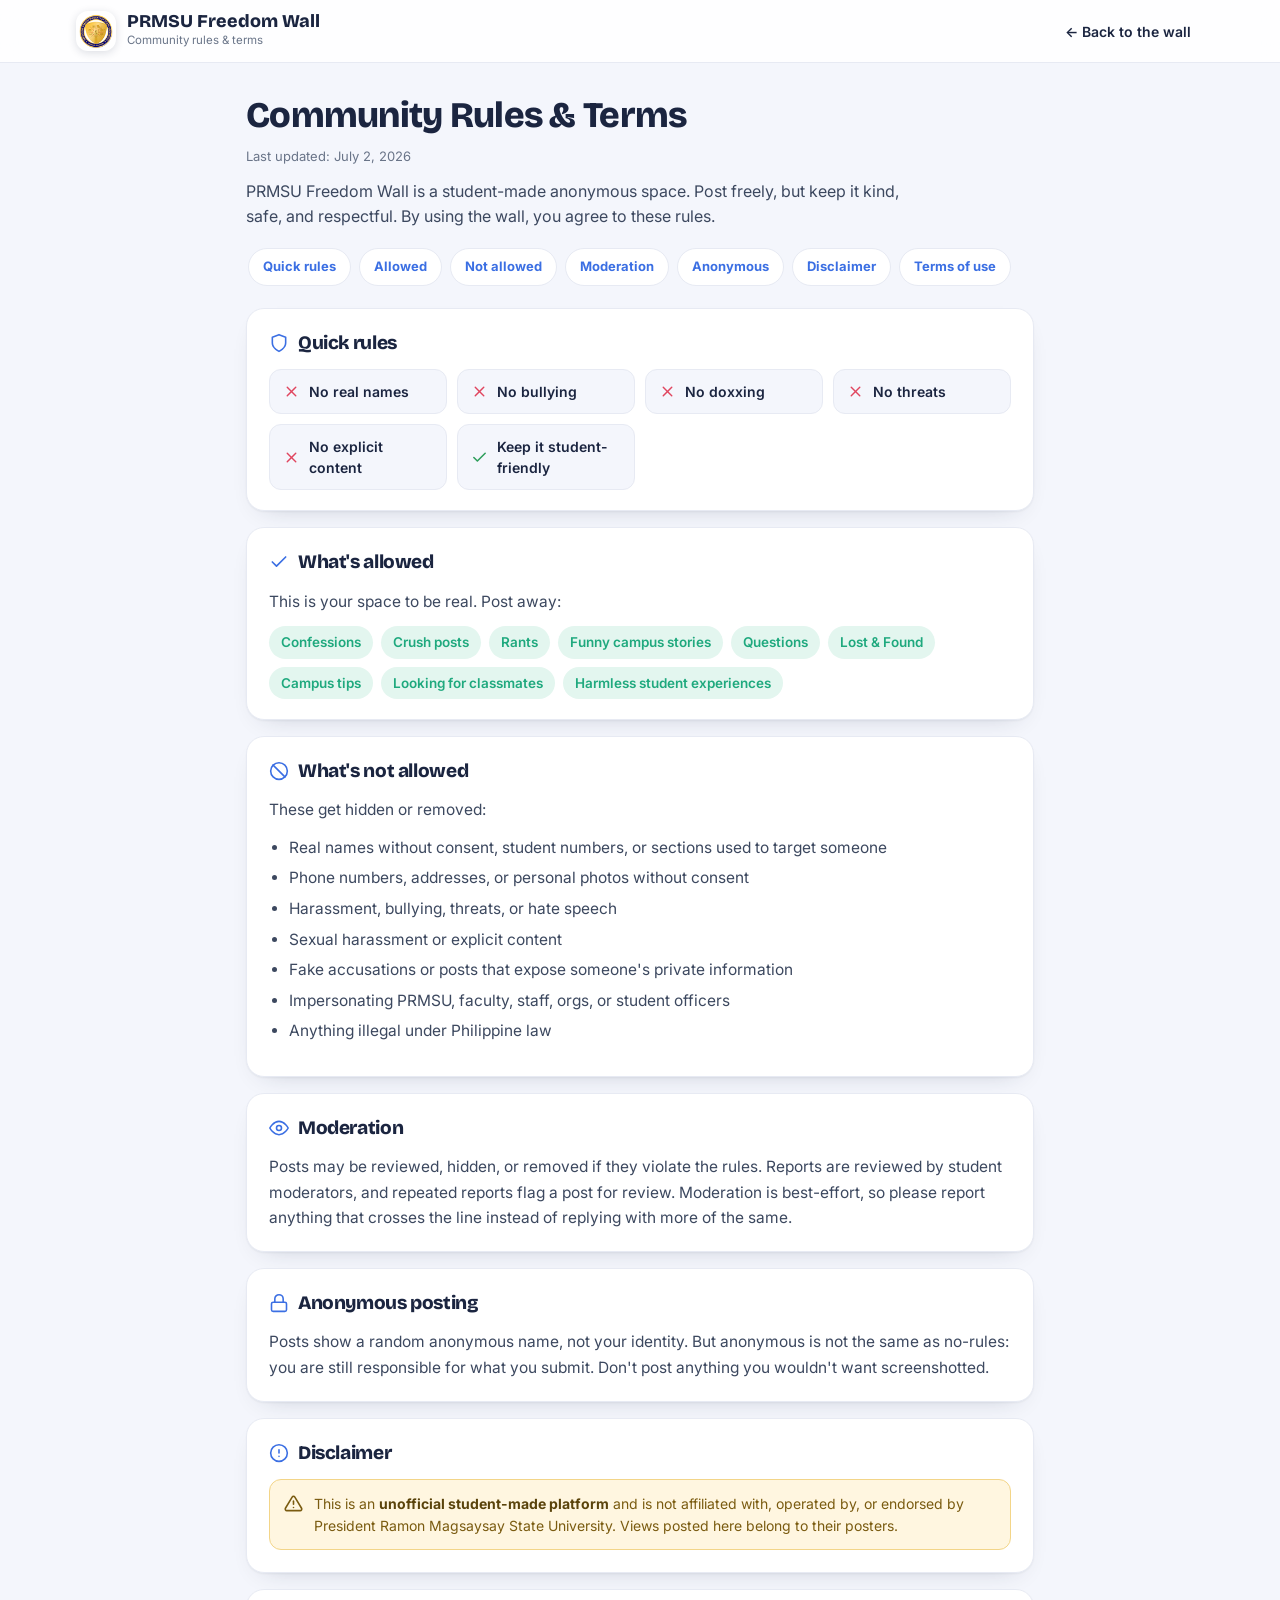
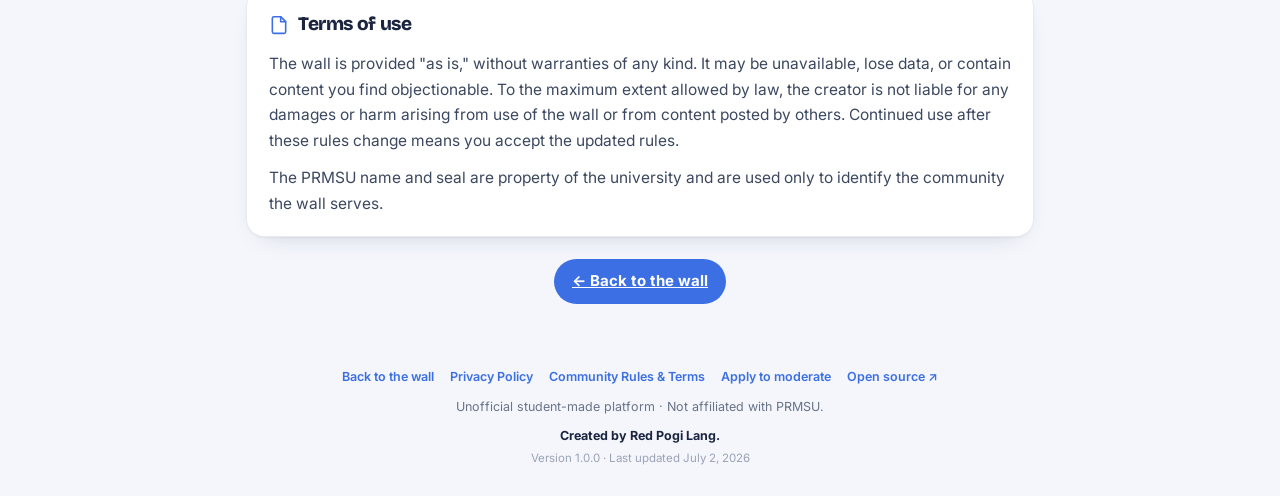
<file: terms.html>
<!DOCTYPE html>
<html lang="en">
<head>
<meta charset="UTF-8" />
<meta name="viewport" content="width=device-width, initial-scale=1, viewport-fit=cover" />
<title>Community Rules &amp; Terms · PRMSU Freedom Wall</title>
<meta name="theme-color" content="#3B6FE3">
<link rel="icon" type="image/png" href="seal.png">
<link rel="preconnect" href="https://fonts.googleapis.com">
<link rel="preconnect" href="https://fonts.gstatic.com" crossorigin>
<link href="https://fonts.googleapis.com/css2?family=Bricolage+Grotesque:opsz,wght@12..96,700;12..96,800&family=Inter:wght@400;500;600;700;800&display=swap" rel="stylesheet">
<link rel="stylesheet" href="style.css">
</head>
<body>
  <header class="appbar">
    <div class="appbar-in">
      <a class="brand2" href="index.html">
        <img src="seal.png" alt="PRMSU">
        <div>
          <div class="brand2-t">PRMSU Freedom Wall</div>
          <div class="brand2-s">Community rules &amp; terms</div>
        </div>
      </a>
      <a class="back" href="index.html">← Back to the wall</a>
    </div>
  </header>

  <main class="doc">
    <h1 class="doc-title">Community Rules &amp; Terms</h1>
    <p class="doc-upd">Last updated: July 2, 2026</p>
    <p class="doc-intro">PRMSU Freedom Wall is a student-made anonymous space. Post freely, but keep it kind, safe, and respectful. By using the wall, you agree to these rules.</p>

    <nav class="doc-nav">
      <a href="#quick">Quick rules</a>
      <a href="#allowed">Allowed</a>
      <a href="#notallowed">Not allowed</a>
      <a href="#moderation">Moderation</a>
      <a href="#anon">Anonymous</a>
      <a href="#disclaimer">Disclaimer</a>
      <a href="#terms">Terms of use</a>
    </nav>

    <section class="doc-card" id="quick">
      <h2><svg viewBox="0 0 24 24" fill="none" stroke="currentColor" stroke-width="1.9" stroke-linecap="round" stroke-linejoin="round"><path d="M12 22s8-4 8-10V5l-8-3-8 3v7c0 6 8 10 8 10z"/></svg>Quick rules</h2>
      <div class="rule-chips">
        <div class="rule-chip"><svg viewBox="0 0 24 24" fill="none" stroke="currentColor" stroke-width="2" stroke-linecap="round"><line x1="18" y1="6" x2="6" y2="18"/><line x1="6" y1="6" x2="18" y2="18"/></svg>No real names</div>
        <div class="rule-chip"><svg viewBox="0 0 24 24" fill="none" stroke="currentColor" stroke-width="2" stroke-linecap="round"><line x1="18" y1="6" x2="6" y2="18"/><line x1="6" y1="6" x2="18" y2="18"/></svg>No bullying</div>
        <div class="rule-chip"><svg viewBox="0 0 24 24" fill="none" stroke="currentColor" stroke-width="2" stroke-linecap="round"><line x1="18" y1="6" x2="6" y2="18"/><line x1="6" y1="6" x2="18" y2="18"/></svg>No doxxing</div>
        <div class="rule-chip"><svg viewBox="0 0 24 24" fill="none" stroke="currentColor" stroke-width="2" stroke-linecap="round"><line x1="18" y1="6" x2="6" y2="18"/><line x1="6" y1="6" x2="18" y2="18"/></svg>No threats</div>
        <div class="rule-chip"><svg viewBox="0 0 24 24" fill="none" stroke="currentColor" stroke-width="2" stroke-linecap="round"><line x1="18" y1="6" x2="6" y2="18"/><line x1="6" y1="6" x2="18" y2="18"/></svg>No explicit content</div>
        <div class="rule-chip ok"><svg viewBox="0 0 24 24" fill="none" stroke="currentColor" stroke-width="2.2" stroke-linecap="round" stroke-linejoin="round"><polyline points="20 6 9 17 4 12"/></svg>Keep it student-friendly</div>
      </div>
    </section>

    <section class="doc-card" id="allowed">
      <h2><svg viewBox="0 0 24 24" fill="none" stroke="currentColor" stroke-width="2" stroke-linecap="round" stroke-linejoin="round"><polyline points="20 6 9 17 4 12"/></svg>What's allowed</h2>
      <p>This is your space to be real. Post away:</p>
      <div class="tag-list allow">
        <span class="t">Confessions</span><span class="t">Crush posts</span><span class="t">Rants</span>
        <span class="t">Funny campus stories</span><span class="t">Questions</span><span class="t">Lost &amp; Found</span>
        <span class="t">Campus tips</span><span class="t">Looking for classmates</span><span class="t">Harmless student experiences</span>
      </div>
    </section>

    <section class="doc-card" id="notallowed">
      <h2><svg viewBox="0 0 24 24" fill="none" stroke="currentColor" stroke-width="1.9" stroke-linecap="round" stroke-linejoin="round"><circle cx="12" cy="12" r="10"/><line x1="4.9" y1="4.9" x2="19.1" y2="19.1"/></svg>What's not allowed</h2>
      <p>These get hidden or removed:</p>
      <ul>
        <li>Real names without consent, student numbers, or sections used to target someone</li>
        <li>Phone numbers, addresses, or personal photos without consent</li>
        <li>Harassment, bullying, threats, or hate speech</li>
        <li>Sexual harassment or explicit content</li>
        <li>Fake accusations or posts that expose someone's private information</li>
        <li>Impersonating PRMSU, faculty, staff, orgs, or student officers</li>
        <li>Anything illegal under Philippine law</li>
      </ul>
    </section>

    <section class="doc-card" id="moderation">
      <h2><svg viewBox="0 0 24 24" fill="none" stroke="currentColor" stroke-width="1.9" stroke-linecap="round" stroke-linejoin="round"><path d="M1 12s4-8 11-8 11 8 11 8-4 8-11 8-11-8-11-8z"/><circle cx="12" cy="12" r="3"/></svg>Moderation</h2>
      <p>Posts may be reviewed, hidden, or removed if they violate the rules. Reports are reviewed by student moderators, and repeated reports flag a post for review. Moderation is best-effort, so please report anything that crosses the line instead of replying with more of the same.</p>
    </section>

    <section class="doc-card" id="anon">
      <h2><svg viewBox="0 0 24 24" fill="none" stroke="currentColor" stroke-width="1.9" stroke-linecap="round" stroke-linejoin="round"><rect x="3" y="11" width="18" height="11" rx="2"/><path d="M7 11V7a5 5 0 0 1 10 0v4"/></svg>Anonymous posting</h2>
      <p>Posts show a random anonymous name, not your identity. But anonymous is not the same as no-rules: you are still responsible for what you submit. Don't post anything you wouldn't want screenshotted.</p>
    </section>

    <section class="doc-card" id="disclaimer">
      <h2><svg viewBox="0 0 24 24" fill="none" stroke="currentColor" stroke-width="1.9" stroke-linecap="round" stroke-linejoin="round"><circle cx="12" cy="12" r="10"/><line x1="12" y1="8" x2="12" y2="12"/><line x1="12" y1="16" x2="12.01" y2="16"/></svg>Disclaimer</h2>
      <div class="callout"><svg viewBox="0 0 24 24" fill="none" stroke="currentColor" stroke-width="2" stroke-linecap="round" stroke-linejoin="round"><path d="M10.29 3.86 1.82 18a2 2 0 0 0 1.71 3h16.94a2 2 0 0 0 1.71-3L13.71 3.86a2 2 0 0 0-3.42 0z"/><line x1="12" y1="9" x2="12" y2="13"/><line x1="12" y1="17" x2="12.01" y2="17"/></svg><div>This is an <b>unofficial student-made platform</b> and is not affiliated with, operated by, or endorsed by President Ramon Magsaysay State University. Views posted here belong to their posters.</div></div>
    </section>

    <section class="doc-card" id="terms">
      <h2><svg viewBox="0 0 24 24" fill="none" stroke="currentColor" stroke-width="1.9" stroke-linecap="round" stroke-linejoin="round"><path d="M14 2H6a2 2 0 0 0-2 2v16a2 2 0 0 0 2 2h12a2 2 0 0 0 2-2V8z"/><polyline points="14 2 14 8 20 8"/></svg>Terms of use</h2>
      <p>The wall is provided "as is," without warranties of any kind. It may be unavailable, lose data, or contain content you find objectionable. To the maximum extent allowed by law, the creator is not liable for any damages or harm arising from use of the wall or from content posted by others. Continued use after these rules change means you accept the updated rules.</p>
      <p>The PRMSU name and seal are property of the university and are used only to identify the community the wall serves.</p>
    </section>

    <div class="doc-cta"><a class="btn" href="index.html">← Back to the wall</a></div>
  </main>

  <footer class="foot">
    <div class="foot-links">
      <a href="index.html">Back to the wall</a>
      <a href="privacy.html">Privacy Policy</a>
      <a href="terms.html">Community Rules &amp; Terms</a>
      <a href="apply.html">Apply to moderate</a>
      <a href="https://github.com/benworkflows2025-ops/prmsu-freedom-wall" target="_blank" rel="noopener">Open source ↗</a>
    </div>
    <div class="foot-note">Unofficial student-made platform · Not affiliated with PRMSU.</div>
    <div class="foot-credit">Created by Red Pogi Lang.</div>
    <div class="foot-meta">Version 1.0.0 · Last updated July 2, 2026</div>
  </footer>
</body>
</html>
</file>
<file: style.css>
/* =========================================================================
   PRMSU Freedom Wall - design system (mobile-first, app-like)
   ========================================================================= */
:root{
  --blue:#3B6FE3; --blue-d:#2B57C4; --blue-ink:#1E3A8A;
  --gold:#F5B82E; --gold-d:#D99B1C;
  --bg:#F4F6FC; --bg2:#EAEEF8; --card:#FFFFFF;
  --ink:#1B2540; --muted:#697488; --line:#E7EAF3; --line2:#EFF2F9;
  --ok:#2E9E5B; --warn:#C6841A; --danger:#E0455E; --danger-bg:#FDECEF;

  /* category palettes: accent + soft bg */
  --c-confession:#7C5CFC; --c-confession-bg:#F1ECFE;
  --c-crush:#EC4E86;      --c-crush-bg:#FDEBF3;
  --c-rant:#EF6C4D;       --c-rant-bg:#FEEDE7;
  --c-question:#2E8BEF;   --c-question-bg:#E7F2FE;
  --c-funny:#E0A20B;      --c-funny-bg:#FBF2D8;
  --c-lostfound:#1FA97E;  --c-lostfound-bg:#E3F6EF;
  --c-tip:#0FA9C4;        --c-tip-bg:#E0F5F9;

  --radius:18px; --radius-sm:12px;
  --shadow:0 1px 2px rgba(27,37,64,.05),0 10px 26px -18px rgba(27,37,64,.30);
  --shadow-hi:0 2px 8px rgba(27,37,64,.07),0 22px 42px -20px rgba(27,37,64,.42);
  --sat:env(safe-area-inset-top,0px); --sab:env(safe-area-inset-bottom,0px);
  --sal:env(safe-area-inset-left,0px); --sar:env(safe-area-inset-right,0px);
  --appbar-h:58px; --dur:.28s; --ease:cubic-bezier(.22,.61,.36,1);
}
*{box-sizing:border-box}
html{scroll-behavior:smooth;scroll-padding-top:calc(var(--appbar-h) + var(--sat) + 12px);-webkit-text-size-adjust:100%}
html,body{margin:0}
body{
  background:var(--bg); color:var(--ink);
  font-family:"Inter",system-ui,-apple-system,"Segoe UI",Roboto,sans-serif;
  font-size:16px; line-height:1.5; -webkit-font-smoothing:antialiased;
  overflow-x:hidden;
}
a{color:var(--blue)}
.hidden{display:none !important}
.ico{width:18px;height:18px;flex:0 0 auto}
h1,h2,h3{font-family:"Bricolage Grotesque",sans-serif;letter-spacing:-.02em}

/* ---------- buttons ---------- */
.btn{
  appearance:none;border:0;background:var(--blue);color:#fff;font:inherit;font-weight:700;
  font-size:15px;min-height:44px;padding:11px 18px;border-radius:999px;cursor:pointer;
  display:inline-flex;align-items:center;justify-content:center;gap:8px;
  transition:transform .12s var(--ease),background .15s,box-shadow .15s;
  -webkit-tap-highlight-color:transparent;
}
.btn:hover{background:var(--blue-d)}
.btn:active{transform:scale(.96)}
.btn:disabled{opacity:.55;cursor:default;transform:none}
.btn.ghost{background:#fff;color:var(--blue);box-shadow:inset 0 0 0 1.5px #CBD7EE}
.btn.ghost:hover{background:#F1F5FE}
.btn.small{min-height:38px;padding:8px 14px;font-size:13.5px}
.btn.gold{background:var(--gold);color:#3A2A05}.btn.gold:hover{background:var(--gold-d)}
.btn.danger{background:var(--danger-bg);color:var(--danger);box-shadow:none}.btn.danger:hover{background:#FBD5DC}
.btn.danger-solid{background:var(--danger);color:#fff}.btn.danger-solid:hover{background:#C23350}
.btn.block{width:100%}
.link{background:none;border:0;color:var(--blue);font:inherit;font-weight:700;cursor:pointer;text-decoration:underline;padding:0}

/* =========================================================================
   APP BAR (compact sticky header)
   ========================================================================= */
.appbar{
  position:sticky;top:0;z-index:50;background:rgba(255,255,255,.86);backdrop-filter:saturate(160%) blur(12px);
  border-bottom:1px solid var(--line);padding-top:var(--sat);
}
.appbar-in{max-width:1160px;margin:0 auto;height:var(--appbar-h);display:flex;align-items:center;gap:12px;
  padding:0 max(16px,var(--sal)) 0 max(16px,var(--sal))}
.brand2{display:flex;align-items:center;gap:11px;text-decoration:none;color:inherit;min-width:0}
.brand2 img{width:38px;height:38px;border-radius:12px;background:#fff;padding:2px;flex:0 0 auto;box-shadow:0 2px 8px rgba(27,37,64,.15)}
.brand2-t{font-family:"Bricolage Grotesque",sans-serif;font-weight:800;font-size:16.5px;line-height:1.05}
.brand2-s{font-size:11.5px;color:var(--muted);margin-top:1px}
.appbar-links{margin-left:auto;display:none;align-items:center;gap:4px}
.appbar-links a{color:var(--ink);font-size:14px;font-weight:600;text-decoration:none;padding:9px 13px;border-radius:10px;transition:background .15s,color .15s}
.appbar-links a:hover{background:var(--bg2);color:var(--blue)}
.appbar-links a.cta{background:var(--blue);color:#fff}
.appbar-links a.cta:hover{background:var(--blue-d)}
.appbar .back{margin-left:auto;color:var(--ink);font-size:14px;font-weight:600;text-decoration:none;padding:9px 13px;border-radius:10px;white-space:nowrap}
.appbar .back:hover{background:var(--bg2);color:var(--blue)}
.menu-btn{margin-left:auto;display:inline-flex;align-items:center;justify-content:center;width:44px;height:44px;
  border:1px solid var(--line);background:var(--bg2);border-radius:12px;cursor:pointer;color:var(--ink);-webkit-tap-highlight-color:transparent}
.menu-btn:active{transform:scale(.94)}
.menu-btn svg{width:22px;height:22px}

/* mobile slide-down menu */
.mobile-menu{position:fixed;inset:0;z-index:60;pointer-events:none}
.mobile-menu .mm-scrim{position:absolute;inset:0;background:rgba(27,37,64,.4);opacity:0;transition:opacity var(--dur) var(--ease)}
.mobile-menu .mm-panel{position:absolute;top:0;left:0;right:0;background:#fff;border-radius:0 0 22px 22px;
  padding:calc(var(--sat) + var(--appbar-h) + 10px) 18px 20px;box-shadow:0 24px 50px -20px rgba(27,37,64,.5);
  transform:translateY(-105%);transition:transform var(--dur) var(--ease)}
.mobile-menu.open{pointer-events:auto}
.mobile-menu.open .mm-scrim{opacity:1}
.mobile-menu.open .mm-panel{transform:translateY(0)}
.mm-panel a{display:flex;align-items:center;min-height:50px;padding:0 12px;border-radius:12px;text-decoration:none;
  color:var(--ink);font-weight:600;font-size:16px}
.mm-panel a:active{background:var(--bg2)}
.mm-panel a.cta{background:var(--blue);color:#fff;justify-content:center;margin-top:8px}

/* =========================================================================
   PAGE + LAYOUT
   ========================================================================= */
.page{max-width:1160px;margin:0 auto;padding:14px max(16px,var(--sal)) calc(96px + var(--sab)) max(16px,var(--sar))}
.demo-bar{margin:0 0 12px}
.demo-bar-in{background:#FFF6E0;border:1px solid #F3D588;color:#7A5B10;border-radius:14px;padding:11px 14px;font-size:13px;line-height:1.5;display:flex;gap:10px;align-items:flex-start}
.demo-bar-in svg{width:18px;height:18px;flex:0 0 auto;margin-top:1px}

/* welcome banner (compact) */
.welcome{background:linear-gradient(135deg,#4b7bea,var(--blue) 55%,#2f57c6);color:#fff;border-radius:22px;
  padding:18px 20px;box-shadow:var(--shadow);position:relative;overflow:hidden;
  animation:rise .5s var(--ease) both}
.welcome::after{content:"";position:absolute;right:-40px;top:-40px;width:180px;height:180px;border-radius:50%;
  background:radial-gradient(circle,rgba(255,255,255,.18),transparent 70%)}
.welcome h1{font-size:23px;font-weight:800;margin:0;line-height:1.1;position:relative;z-index:1}
.welcome p{margin:5px 0 0;font-size:14px;color:rgba(255,255,255,.9);font-weight:500}
.welcome-badges{display:flex;gap:8px;flex-wrap:wrap;margin-top:13px}
.badge2{display:inline-flex;align-items:center;gap:6px;background:rgba(255,255,255,.16);border:1px solid rgba(255,255,255,.22);
  color:#fff;font-size:12px;font-weight:700;padding:5px 11px;border-radius:999px}
.badge2 .dot{width:7px;height:7px;border-radius:50%;background:#8Ff0b6}

.layout{display:block;margin-top:14px}
.col-main{min-width:0}
.col-side{display:none}

/* =========================================================================
   COMPOSER (desktop inline card)
   ========================================================================= */
.composer{background:var(--card);border:1px solid var(--line);border-radius:var(--radius);padding:16px;box-shadow:var(--shadow);
  animation:pop .45s var(--ease) both;transition:box-shadow .2s}
.composer:focus-within{box-shadow:var(--shadow-hi)}
.comp-textarea{width:100%;border:0;resize:none;font:inherit;font-size:16px;line-height:1.5;color:var(--ink);background:transparent;
  min-height:64px;padding:4px 2px}
.comp-textarea:focus{outline:none}
.comp-textarea::placeholder{color:#9AA3B6}
.comp-mid{display:flex;flex-direction:column;gap:10px;border-top:1px solid var(--line2);padding-top:12px;margin-top:6px}
.comp-foot{display:flex;align-items:center;gap:10px;margin-top:12px;flex-wrap:wrap}
.counter{font-size:12.5px;color:var(--muted);font-weight:700;font-variant-numeric:tabular-nums;margin-left:auto}
.counter.over{color:var(--danger)}
.comp-reminder{font-size:12px;color:var(--muted);margin:10px 2px 0;line-height:1.5}
.comp-warn{font-size:13px;font-weight:600;color:var(--danger);background:var(--danger-bg);border-radius:10px;padding:9px 12px;margin-top:10px;animation:shake .4s}

/* category selector (chips, single-select) */
.cat-label{font-size:11.5px;font-weight:700;letter-spacing:.04em;text-transform:uppercase;color:var(--muted)}
.cat-select{display:flex;gap:7px;flex-wrap:wrap}
.cat-chip{appearance:none;border:1.5px solid var(--line);background:#fff;color:var(--ink);font:inherit;font-size:13px;font-weight:600;
  min-height:36px;padding:6px 13px;border-radius:999px;cursor:pointer;transition:transform .12s var(--ease),border-color .15s,background .15s,color .15s;-webkit-tap-highlight-color:transparent}
.cat-chip:active{transform:scale(.94)}
.cat-chip[aria-pressed="true"]{color:#fff;border-color:transparent;transform:scale(1.02)}
.cat-chip[data-cat="confession"][aria-pressed="true"]{background:var(--c-confession)}
.cat-chip[data-cat="crush"][aria-pressed="true"]{background:var(--c-crush)}
.cat-chip[data-cat="rant"][aria-pressed="true"]{background:var(--c-rant)}
.cat-chip[data-cat="question"][aria-pressed="true"]{background:var(--c-question)}
.cat-chip[data-cat="funny"][aria-pressed="true"]{background:var(--c-funny)}
.cat-chip[data-cat="lostfound"][aria-pressed="true"]{background:var(--c-lostfound)}
.cat-chip[data-cat="tip"][aria-pressed="true"]{background:var(--c-tip)}

/* mobile "post anonymously" trigger */
.post-trigger{display:flex;align-items:center;gap:12px;width:100%;background:var(--card);border:1px solid var(--line);
  border-radius:var(--radius);padding:14px 16px;box-shadow:var(--shadow);cursor:pointer;text-align:left;
  color:#9AA3B6;font:inherit;font-size:16px;font-weight:500;min-height:56px;-webkit-tap-highlight-color:transparent}
.post-trigger:active{transform:scale(.99)}
.post-trigger .pt-ava{width:34px;height:34px;border-radius:50%;background:var(--c-confession-bg);color:var(--c-confession);
  display:flex;align-items:center;justify-content:center;flex:0 0 auto}
.post-trigger .pt-ava svg{width:19px;height:19px}
.post-trigger .pt-go{margin-left:auto;background:var(--blue);color:#fff;border-radius:999px;font-size:13px;font-weight:700;padding:8px 14px;flex:0 0 auto}

/* =========================================================================
   FEED CONTROLS: search, chips, sort
   ========================================================================= */
.controls{margin:14px 0 10px;display:flex;flex-direction:column;gap:10px}
.search{position:relative}
.search svg{position:absolute;left:14px;top:50%;transform:translateY(-50%);width:18px;height:18px;color:#9AA3B6}
.search input{width:100%;font:inherit;font-size:16px;padding:12px 14px 12px 42px;border:1px solid var(--line);border-radius:14px;background:#fff;color:var(--ink)}
.search input:focus{outline:2px solid var(--blue);outline-offset:-1px;border-color:var(--blue)}
.chips{display:flex;gap:8px;overflow-x:auto;scrollbar-width:none;-webkit-overflow-scrolling:touch;padding:2px 2px 4px;scroll-snap-type:x proximity}
.chips::-webkit-scrollbar{display:none}
/* desktop has no swipe: wrap the filter chips so every one stays reachable */
@media (min-width:640px){.chips{flex-wrap:wrap;overflow-x:visible}}
.chip{scroll-snap-align:start;white-space:nowrap;appearance:none;border:1.5px solid var(--line);background:#fff;color:var(--ink);
  font:inherit;font-size:13.5px;font-weight:600;min-height:38px;padding:7px 15px;border-radius:999px;cursor:pointer;
  transition:transform .14s var(--ease),background .15s,border-color .15s,color .15s;-webkit-tap-highlight-color:transparent;flex:0 0 auto}
.chip:active{transform:scale(.93)}
.chip.active{background:var(--blue);color:#fff;border-color:transparent;transform:scale(1.03)}
.sortrow{display:flex;align-items:center;gap:8px}
.sortseg{display:inline-flex;background:var(--bg2);border-radius:12px;padding:3px;gap:2px}
.sort-btn{appearance:none;border:0;background:none;font:inherit;font-size:13px;font-weight:700;color:var(--muted);
  min-height:34px;padding:6px 12px;border-radius:9px;cursor:pointer;transition:background .15s,color .15s;-webkit-tap-highlight-color:transparent}
.sort-btn.active{background:#fff;color:var(--blue);box-shadow:0 1px 3px rgba(27,37,64,.12)}
.feed-count{margin-left:auto;font-size:12.5px;color:var(--muted);font-weight:600}

/* =========================================================================
   FEED CARDS
   ========================================================================= */
.feed{display:flex;flex-direction:column;gap:12px}
.pcard{background:var(--card);border:1px solid var(--line);border-radius:var(--radius);padding:15px 16px;box-shadow:var(--shadow);
  border-left:4px solid var(--c-confession);position:relative;
  transition:box-shadow .2s,border-color .2s,transform .12s var(--ease);animation:cardin .42s var(--ease) both}
@media (hover:hover){.pcard:hover{box-shadow:var(--shadow-hi);transform:translateY(-2px)}}
.pcard:active{transform:scale(.995)}
.pcard[data-cat="confession"]{border-left-color:var(--c-confession)}
.pcard[data-cat="crush"]{border-left-color:var(--c-crush)}
.pcard[data-cat="rant"]{border-left-color:var(--c-rant)}
.pcard[data-cat="question"]{border-left-color:var(--c-question)}
.pcard[data-cat="funny"]{border-left-color:var(--c-funny)}
.pcard[data-cat="lostfound"]{border-left-color:var(--c-lostfound)}
.pcard[data-cat="tip"]{border-left-color:var(--c-tip)}
.pcard-top{display:flex;align-items:center;gap:8px;margin-bottom:9px}
.cat-badge{font-size:11px;font-weight:800;letter-spacing:.02em;padding:4px 10px;border-radius:999px}
.cat-badge[data-cat="confession"]{background:var(--c-confession-bg);color:var(--c-confession)}
.cat-badge[data-cat="crush"]{background:var(--c-crush-bg);color:var(--c-crush)}
.cat-badge[data-cat="rant"]{background:var(--c-rant-bg);color:var(--c-rant)}
.cat-badge[data-cat="question"]{background:var(--c-question-bg);color:var(--c-question)}
.cat-badge[data-cat="funny"]{background:var(--c-funny-bg);color:#9a6f04}
.cat-badge[data-cat="lostfound"]{background:var(--c-lostfound-bg);color:var(--c-lostfound)}
.cat-badge[data-cat="tip"]{background:var(--c-tip-bg);color:#0b7f92}
.pcard-time{margin-left:auto;font-size:12px;color:var(--muted);white-space:nowrap}
.pcard-kebab{border:0;background:none;color:#AEB6C6;cursor:pointer;padding:4px;border-radius:8px;line-height:0}
.pcard-kebab:hover{background:var(--bg2);color:var(--muted)}
.pcard-kebab svg{width:18px;height:18px}
.pcard-who{font-size:12.5px;color:var(--muted);font-weight:600;margin-bottom:6px}
.pcard-who b{color:#42506B}
.pcard-body{font-size:15.5px;line-height:1.55;color:#20293f;white-space:pre-wrap;word-break:break-word;overflow-wrap:anywhere}
.pcard-actions{display:flex;align-items:center;gap:6px;margin-top:12px}
.pact{display:inline-flex;align-items:center;gap:6px;border:0;background:none;color:var(--muted);font:inherit;font-size:13px;font-weight:700;
  min-height:38px;padding:7px 11px;border-radius:10px;cursor:pointer;transition:background .15s,color .15s,transform .12s var(--ease);-webkit-tap-highlight-color:transparent}
.pact:hover{background:var(--bg2)}
.pact:active{transform:scale(.9)}
.pact svg{width:18px;height:18px}
.pact.liked{color:var(--c-crush)}
.pact.liked svg{fill:var(--c-crush);stroke:var(--c-crush)}
.pact.report{margin-left:auto}
.pact.report:hover{color:var(--danger);background:var(--danger-bg)}
.pop-heart{animation:heartpop .35s var(--ease)}

/* =========================================================================
   SIDEBAR CARDS
   ========================================================================= */
.side-card{background:var(--card);border:1px solid var(--line);border-radius:var(--radius);padding:16px;box-shadow:var(--shadow)}
.side-card + .side-card{margin-top:14px}
.side-title{font-size:14px;font-weight:800;margin:0 0 10px;display:flex;align-items:center;gap:8px}
.side-title svg{width:17px;height:17px;color:var(--blue)}
.rule-list{list-style:none;margin:0;padding:0;display:flex;flex-direction:column;gap:9px}
.rule-list li{display:flex;gap:9px;font-size:13.5px;color:#3c485f;line-height:1.45}
.rule-list li svg{width:16px;height:16px;color:var(--ok);flex:0 0 auto;margin-top:2px}
.trend-list{display:flex;flex-direction:column;gap:2px}
.trend-item{display:flex;align-items:center;gap:10px;width:100%;background:none;border:0;font:inherit;cursor:pointer;
  padding:9px 8px;border-radius:11px;text-align:left;color:var(--ink);transition:background .15s}
.trend-item:hover{background:var(--bg2)}
.trend-dot{width:10px;height:10px;border-radius:50%;flex:0 0 auto}
.trend-item b{font-size:14px;font-weight:700}
.trend-item span{margin-left:auto;font-size:12px;color:var(--muted);font-weight:600}
.disclaimer{font-size:12.5px;color:var(--muted);line-height:1.55}
.disclaimer b{color:#42506B}

/* =========================================================================
   FLOATING POST BUTTON (mobile)
   ========================================================================= */
.fab{position:fixed;right:16px;bottom:calc(16px + var(--sab));z-index:40;display:inline-flex;align-items:center;gap:8px;
  background:var(--blue);color:#fff;border:0;border-radius:999px;font:inherit;font-weight:800;font-size:15px;
  height:54px;padding:0 22px;box-shadow:0 12px 26px -8px rgba(59,111,227,.7);cursor:pointer;
  opacity:0;transform:translateY(20px) scale(.9);transition:opacity var(--dur) var(--ease),transform var(--dur) var(--ease);pointer-events:none;-webkit-tap-highlight-color:transparent}
.fab.show{opacity:1;transform:none;pointer-events:auto}
.fab:active{transform:scale(.94)}
.fab svg{width:20px;height:20px}

/* floating "message the owner" button (bottom-right, secondary style) */
.owner-fab{position:fixed;right:16px;bottom:calc(16px + var(--sab));z-index:41;display:inline-flex;align-items:center;gap:8px;
  background:#fff;color:var(--blue);border:1.5px solid var(--line);border-radius:999px;font:inherit;font-weight:700;font-size:14px;
  height:48px;padding:0 16px;box-shadow:0 10px 24px -10px rgba(27,37,64,.4);cursor:pointer;-webkit-tap-highlight-color:transparent;
  transition:transform .14s var(--ease),background .15s,border-color .15s}
.owner-fab svg{width:19px;height:19px;flex:0 0 auto}
.owner-fab:hover{background:#F1F5FE;border-color:#CBD7EE}
.owner-fab:active{transform:scale(.95)}
.owner-fab.has-unread::after{content:attr(data-badge);position:absolute;top:-7px;right:-7px;min-width:20px;height:20px;padding:0 5px;
  border-radius:999px;background:#EF4444;color:#fff;font-size:12px;font-weight:800;line-height:1;
  display:flex;align-items:center;justify-content:center;border:2px solid var(--bg);box-shadow:0 2px 7px -1px rgba(239,68,68,.65)}
/* on mobile the Post button sits in the corner, so lift Message-owner above it */
@media (max-width:859px){.owner-fab{bottom:calc(82px + var(--sab))}}
@media (max-width:479px){.owner-fab span{display:none}.owner-fab{padding:0;width:48px;justify-content:center}}

/* ---- owner chat: bubbles, input, thread list ---- */
.chat-head-txt h3{font-size:17px;font-weight:800;margin:0}
.chat-sub{font-size:12px;color:var(--muted);margin-top:2px}
.chat-body{flex:1 1 auto;min-height:120px;overflow-y:auto;-webkit-overflow-scrolling:touch;display:flex;flex-direction:column;gap:8px;padding:10px 2px}
.chat-empty{margin:auto;text-align:center;color:var(--muted);font-size:14px;line-height:1.5;max-width:290px;padding:22px 8px}
.bubble{max-width:80%;padding:9px 13px;border-radius:16px;font-size:15px;line-height:1.45;word-break:break-word}
.bubble-body{white-space:pre-wrap}
.bubble-time{font-size:10.5px;margin-top:3px;opacity:.75}
.bubble.me{align-self:flex-end;background:var(--blue);color:#fff;border-bottom-right-radius:5px}
.bubble.them{align-self:flex-start;background:var(--bg2);color:var(--ink);border-bottom-left-radius:5px}
.bubble.me .bubble-time{color:#fff}
.bubble.them .bubble-time{color:var(--muted)}
.chat-input{display:flex;align-items:flex-end;gap:8px;padding-top:10px;border-top:1px solid var(--line2)}
.chat-input textarea{flex:1 1 auto;resize:none;font:inherit;font-size:16px;line-height:1.4;max-height:110px;padding:10px 14px;border:1px solid var(--line);border-radius:20px;background:var(--bg)}
.chat-input textarea:focus{outline:none;border-color:var(--blue)}
.chat-send{flex:0 0 auto;width:44px;height:44px;border:0;border-radius:50%;background:var(--blue);color:#fff;display:inline-flex;align-items:center;justify-content:center;cursor:pointer;-webkit-tap-highlight-color:transparent;transition:transform .12s var(--ease)}
.chat-send:active{transform:scale(.92)}
.chat-send svg{width:20px;height:20px}
/* admin conversation view */
.conv-bar{display:flex;gap:10px;align-items:center;justify-content:space-between;margin-bottom:12px}
.admin-chat{max-height:min(52vh,460px);border:1px solid var(--line);border-radius:14px;padding:12px;background:#fff;margin-bottom:12px}
.thread-card{cursor:pointer;transition:transform .12s var(--ease),box-shadow .15s}
.thread-card:hover{box-shadow:0 6px 18px -10px rgba(27,37,64,.35)}
.thread-card:active{transform:scale(.99)}
.thread-prev{margin-top:8px;font-size:14px;color:var(--ink);line-height:1.4}
.thread-who{font-weight:700;color:var(--muted)}

/* =========================================================================
   BOTTOM SHEET (mobile composer)
   ========================================================================= */
.sheet-overlay{position:fixed;inset:0;z-index:100;display:flex;align-items:flex-end;justify-content:center;
  background:rgba(27,37,64,.45);opacity:0;transition:opacity var(--dur) var(--ease)}
.sheet-overlay.show{opacity:1}
.sheet{width:100%;max-width:560px;background:#fff;border-radius:22px 22px 0 0;box-shadow:0 -20px 50px -20px rgba(27,37,64,.5);
  padding:8px 18px calc(16px + var(--sab));transform:translateY(100%);transition:transform var(--dur) var(--ease);
  max-height:92vh;max-height:90dvh;display:flex;flex-direction:column}
/* lock the wall behind the sheet so only the sheet scrolls */
body.sheet-open{overflow:hidden}
.sheet-overlay.show .sheet{transform:translateY(0)}
.sheet-handle{width:42px;height:5px;border-radius:999px;background:#D7DCE8;margin:6px auto 4px}
.sheet-head{display:flex;align-items:center;gap:10px;padding:4px 0 10px}
.sheet-head h3{font-size:18px;font-weight:800;margin:0}
.sheet-x{margin-left:auto;border:0;background:var(--bg2);color:var(--muted);width:36px;height:36px;border-radius:50%;
  font-size:20px;line-height:1;cursor:pointer;display:flex;align-items:center;justify-content:center}
.sheet-body{overflow-y:auto;-webkit-overflow-scrolling:touch;flex:1 1 auto;min-height:0}
.sheet-body .comp-textarea{min-height:88px;font-size:16px}
@media (max-height:560px){.sheet-body .comp-textarea{min-height:60px}}
.sheet-foot{padding-top:12px;margin-top:8px;border-top:1px solid var(--line2)}
.sheet-foot .btn{width:100%}

/* =========================================================================
   SKELETON / EMPTY / ERROR
   ========================================================================= */
.skel{background:var(--card);border:1px solid var(--line);border-radius:var(--radius);padding:16px;overflow:hidden}
.skel-line{height:12px;border-radius:6px;background:linear-gradient(100deg,#EEF1F8 30%,#E3E8F2 50%,#EEF1F8 70%);background-size:200% 100%;animation:shimmer 1.3s infinite;margin-bottom:10px}
.skel-line.w40{width:40%}.skel-line.w90{width:90%}.skel-line.w70{width:70%}.skel-line.w30{width:30%;margin-bottom:0}
@media (prefers-reduced-motion:no-preference){.skel-line{will-change:background-position}}
.empty2,.error2{text-align:center;color:var(--muted);font-size:15px;line-height:1.6;padding:40px 20px;background:var(--card);border:1px dashed var(--line);border-radius:var(--radius)}
.empty2 .big,.error2 .big{font-size:40px;display:block;margin-bottom:8px}
.empty2 b{color:var(--ink);font-family:"Bricolage Grotesque",sans-serif}
.load-more{display:flex;justify-content:center;margin:16px 0 4px}

/* =========================================================================
   TOAST (safe-area aware)
   ========================================================================= */
.toast{position:fixed;left:50%;bottom:calc(22px + var(--sab));transform:translateX(-50%) translateY(24px);opacity:0;pointer-events:none;
  background:var(--ink);color:#fff;font-size:14px;font-weight:600;padding:12px 20px;border-radius:999px;z-index:200;
  box-shadow:0 16px 36px -12px rgba(27,37,64,.6);transition:transform var(--dur) var(--ease),opacity var(--dur) var(--ease);max-width:calc(100vw - 32px);text-align:center}
.toast.show{opacity:1;transform:translateX(-50%) translateY(0)}
.toast.err{background:var(--danger)}.toast.ok{background:var(--ok)}

/* =========================================================================
   MODAL / DIALOG (report + confirm) + comments popup
   ========================================================================= */
.modal-overlay{position:fixed;inset:0;background:rgba(27,37,64,.5);backdrop-filter:blur(2px);display:flex;align-items:center;justify-content:center;padding:20px;z-index:150;opacity:0;transition:opacity .18s}
.modal-overlay.show{opacity:1}
.modal-card{background:#fff;border-radius:20px;width:100%;max-width:420px;padding:22px;box-shadow:0 30px 70px -20px rgba(27,37,64,.6);transform:translateY(12px) scale(.97);transition:transform .18s var(--ease)}
.modal-overlay.show .modal-card{transform:none}
.modal-head{margin-bottom:6px}
.modal-title{font-size:19px;font-weight:800;margin:0}
.modal-msg{color:var(--muted);font-size:14px;line-height:1.55;margin:0 0 14px}
.modal-chips{display:flex;flex-wrap:wrap;gap:7px;margin-bottom:12px}
.modal-chip{appearance:none;border:1.5px solid var(--line);background:#fff;color:#42506B;font:inherit;font-size:13px;font-weight:600;padding:8px 13px;border-radius:999px;cursor:pointer;min-height:38px;transition:.12s}
.modal-chip:hover{border-color:var(--blue);color:var(--blue)}
.modal-chip.sel{background:var(--blue);color:#fff;border-color:var(--blue)}
.modal-textarea{width:100%;border:1px solid var(--line);border-radius:12px;padding:11px 13px;font:inherit;font-size:16px;resize:vertical;min-height:74px;margin-bottom:14px}
.modal-textarea:focus{outline:2px solid var(--blue);outline-offset:-1px;border-color:var(--blue)}
.modal-actions{display:flex;gap:10px;justify-content:flex-end}
.modal-comments{max-width:460px;display:flex;flex-direction:column;max-height:min(86vh,720px)}
.modal-comments .modal-head{display:flex;align-items:center;gap:10px}
.modal-x{margin-left:auto;border:0;background:var(--bg2);color:var(--muted);width:36px;height:36px;border-radius:50%;font-size:22px;line-height:1;cursor:pointer}
.cmt-post{background:var(--bg);border:1px solid var(--line);border-radius:14px;padding:12px 13px;margin-bottom:12px}
.cmt-post-body{font-size:14px;color:#20293f;line-height:1.5;white-space:pre-wrap;word-break:break-word;overflow-wrap:anywhere}
.cmt-list{flex:1 1 auto;overflow-y:auto;-webkit-overflow-scrolling:touch;display:flex;flex-direction:column;gap:10px;padding:2px;min-height:60px;max-height:42vh}
.cmt{background:var(--bg);border:1px solid var(--line);border-radius:13px;padding:10px 12px}
.cmt-body{font-size:14.5px;color:#20293f;line-height:1.5;white-space:pre-wrap;word-break:break-word;overflow-wrap:anywhere}
.cmt-meta{display:flex;align-items:center;gap:7px;margin-top:6px;font-size:11.5px;color:var(--muted)}
.cmt-who{font-weight:700;color:#42506B}.cmt-dot{opacity:.5}
.cmt-empty{text-align:center;color:var(--muted);font-size:14px;padding:16px}
.cmt-form{border-top:1px solid var(--line);padding-top:12px;margin-top:12px}
.cmt-send-row{display:flex;gap:8px;align-items:flex-end}
.cmt-ta{flex:1;font:inherit;font-size:16px;padding:10px 12px;border:1px solid var(--line);border-radius:12px;resize:vertical;min-height:46px;max-height:120px}
.cmt-ta:focus{outline:2px solid var(--blue);outline-offset:-1px;border-color:var(--blue)}
.cmt-err{color:var(--danger);font-size:12.5px;font-weight:600;margin-top:8px}

/* small kebab popover on cards */
.kebab-menu{position:absolute;right:14px;top:44px;background:#fff;border:1px solid var(--line);border-radius:12px;box-shadow:0 14px 34px -12px rgba(27,37,64,.4);padding:5px;z-index:20;min-width:150px}
.kebab-menu button{display:flex;width:100%;align-items:center;gap:8px;background:none;border:0;font:inherit;font-size:14px;color:var(--ink);padding:9px 11px;border-radius:9px;cursor:pointer;text-align:left}
.kebab-menu button:hover{background:var(--bg2)}
.kebab-menu button.danger{color:var(--danger)}.kebab-menu button.danger:hover{background:var(--danger-bg)}
.kebab-menu svg{width:16px;height:16px}

/* =========================================================================
   FOOTER
   ========================================================================= */
.foot{max-width:1160px;margin:0 auto;padding:24px max(16px,var(--sal)) calc(28px + var(--sab));color:var(--muted);font-size:12.5px;text-align:center}
.foot-links{display:flex;gap:16px;justify-content:center;flex-wrap:wrap;margin-bottom:10px}
.foot-links a{color:var(--blue);text-decoration:none;font-weight:600}
.foot-links a:hover{text-decoration:underline}
.foot-note{line-height:1.6}
.foot-credit{margin-top:10px;font-weight:700;color:var(--ink)}
.foot-meta{margin-top:5px;font-size:11.5px;color:#9AA3B6}

/* =========================================================================
   KEYFRAMES
   ========================================================================= */
@keyframes rise{from{opacity:0;transform:translateY(14px)}to{opacity:1;transform:none}}
@keyframes pop{from{opacity:0;transform:scale(.98) translateY(8px)}to{opacity:1;transform:none}}
@keyframes cardin{from{opacity:0;transform:translateY(12px)}to{opacity:1;transform:none}}
@keyframes shimmer{to{background-position:-200% 0}}
@keyframes shake{10%,90%{transform:translateX(-1px)}30%,70%{transform:translateX(2px)}50%{transform:translateX(-3px)}}
@keyframes heartpop{0%{transform:scale(1)}40%{transform:scale(1.35)}100%{transform:scale(1)}}

@media (prefers-reduced-motion:reduce){
  *,*::before,*::after{animation-duration:.001ms !important;animation-iteration-count:1 !important;transition-duration:.001ms !important;scroll-behavior:auto !important}
  .pcard{opacity:1;transform:none}
}

/* =========================================================================
   DESKTOP (min-width 860px): two-column app layout
   ========================================================================= */
@media (min-width:860px){
  :root{--appbar-h:62px}
  .appbar-links{display:flex}
  .menu-btn{display:none}
  .brand2 img{width:40px;height:40px}
  .brand2-t{font-size:18px}
  .page{padding:22px 24px 40px}
  .welcome{padding:22px 26px}
  .welcome h1{font-size:27px}
  .welcome p{font-size:15px}
  .layout{display:grid;grid-template-columns:minmax(0,1fr) 320px;gap:22px;align-items:start}
  .col-side{display:block;position:sticky;top:calc(var(--appbar-h) + 22px)}
  .post-trigger{display:none}
  .fab{display:none}
  .feed{gap:14px}
}
@media (min-width:1040px){
  .layout{grid-template-columns:minmax(0,1fr) 340px}
}

/* on phones, hide the inline composer card; show the trigger instead */
@media (max-width:859px){
  .composer{display:none}
}

/* =========================================================================
   ADMIN / APPLY / LEGAL  (kept from before; softened to new tokens)
   ========================================================================= */
.nav{background:var(--blue);color:#fff}
.nav-in{max-width:1080px;margin:0 auto;padding:13px max(16px,var(--sal));display:flex;align-items:center;justify-content:space-between;gap:16px;flex-wrap:wrap}
.nav-links{display:flex;gap:16px;flex-wrap:wrap;align-items:center}
.nav-links a{color:#DCE6F7;font-size:13.5px;font-weight:600;text-decoration:none}
.nav-links a:hover{color:#fff}
.brand{display:flex;align-items:center;gap:12px}
.brand>a{display:flex;align-items:center;gap:12px;text-decoration:none;color:inherit}
.brand img{width:42px;height:42px;border-radius:12px;background:#fff;padding:3px;flex:0 0 auto;object-fit:contain}
.brand-t{font-family:"Bricolage Grotesque",sans-serif;font-weight:800;font-size:17px}
.brand-s{font-size:12px;color:#C7D4EC;margin-top:1px}
.admin-wrap{max-width:960px;margin:0 auto;padding:24px max(16px,var(--sal)) calc(48px + var(--sab))}
.login{max-width:400px;margin:32px auto 0;background:#fff;border:1px solid var(--line);border-radius:18px;padding:26px 24px;box-shadow:var(--shadow)}
.login h1{font-weight:800;font-size:23px;margin:0 0 4px}
.login p.sub{color:var(--muted);font-size:13.5px;margin:0 0 20px;line-height:1.5}
.field{display:flex;flex-direction:column;gap:6px;margin-bottom:14px}
.field label{font-size:12px;font-weight:700;color:var(--muted)}
.field input,.field textarea{font:inherit;font-size:16px;padding:11px 12px;border:1px solid var(--line);border-radius:10px;font-weight:500}
.field input:focus,.field textarea:focus{outline:2px solid var(--blue);outline-offset:-1px;border-color:var(--blue)}
.field .opt{color:var(--muted);font-weight:500}
.login .btn{width:100%;margin-top:4px}
.login .switch{text-align:center;font-size:13.5px;color:var(--muted);margin-top:16px}
.login-msg{font-size:13.5px;font-weight:600;border-radius:9px;padding:10px 12px;margin-bottom:14px;line-height:1.45}
.login-msg.err{background:var(--danger-bg);color:var(--danger)}
.login-msg.ok{background:#E3F6EF;color:var(--ok)}
.login .hint{font-size:11.5px;color:var(--muted);text-align:center;margin-top:14px;line-height:1.5}
.dash-top{display:flex;align-items:center;justify-content:space-between;gap:14px;flex-wrap:wrap;margin-bottom:20px}
.dash-top h1{font-weight:800;font-size:26px;margin:0}
.dash-top .who{font-size:12.5px;color:var(--muted);margin-top:3px}
.dash-actions{display:flex;gap:10px;align-items:center;flex-wrap:wrap}
.stats{display:grid;grid-template-columns:repeat(4,1fr);gap:12px;margin-bottom:20px}
.stat{background:#fff;border:1px solid var(--line);border-radius:14px;padding:14px 16px}
.stat .n{font-family:"Bricolage Grotesque",sans-serif;font-weight:800;font-size:24px;line-height:1}
.stat .l{color:var(--muted);font-size:11px;letter-spacing:.05em;text-transform:uppercase;margin-top:6px;font-weight:600}
.stat.warn .n{color:var(--warn)}.stat.danger .n{color:var(--danger)}
.tabs{display:flex;gap:6px;border-bottom:1.5px solid var(--line);margin-bottom:18px;flex-wrap:wrap}
.tab{appearance:none;border:0;background:none;font:inherit;font-size:13.5px;font-weight:700;color:var(--muted);padding:10px 14px;cursor:pointer;border-bottom:2.5px solid transparent;margin-bottom:-1.5px}
.tab:hover{color:var(--ink)}.tab.active{color:var(--blue);border-bottom-color:var(--blue)}
.tab .pill{display:inline-block;min-width:18px;text-align:center;background:var(--danger);color:#fff;font-size:10.5px;border-radius:999px;padding:1px 6px;margin-left:6px;font-weight:800;vertical-align:1px}
.tab .pill.zero{background:#C6D0DE;color:#41506B}
.arow{background:#fff;border:1px solid var(--line);border-radius:14px;padding:15px 16px;margin-bottom:14px}
.arow.flagged{border-color:#F3C6C6;box-shadow:inset 3px 0 0 var(--danger)}
.arow-top{display:flex;gap:10px;align-items:center;flex-wrap:wrap;margin-bottom:9px}
.badge{font-size:10.5px;font-weight:800;letter-spacing:.04em;text-transform:uppercase;border-radius:999px;padding:3px 9px}
.badge.visible{background:#E3F6EF;color:var(--ok)}.badge.pending{background:#FEF3C7;color:var(--warn)}
.badge.hidden{background:var(--bg2);color:var(--muted)}.badge.rep{background:var(--danger-bg);color:var(--danger)}
.arow .a-time{font-size:11.5px;color:var(--muted);margin-left:auto}
.arow .a-body{font-size:15px;line-height:1.55;color:#20293f;white-space:pre-wrap;word-break:break-word;overflow-wrap:anywhere}
.arow .a-who{font-size:12.5px;color:var(--muted);margin-top:8px}.arow .a-who b{color:#42506B}
.arow-actions{display:flex;gap:8px;margin-top:12px;flex-wrap:wrap;align-items:center}
.a-reports{margin-top:10px;background:#FCF2F2;border:1px solid #F3D3D3;border-radius:10px;padding:10px 12px;font-size:12.5px;color:#7A2B2B}
.a-reports h4{margin:0 0 6px;font-size:11px;text-transform:uppercase;letter-spacing:.05em;color:var(--danger)}
.a-reports ul{margin:0;padding-left:16px}.a-reports li{margin-bottom:3px;line-height:1.4}
.a-empty{text-align:center;color:var(--muted);font-size:14px;padding:34px 20px;background:#fff;border:1px dashed var(--line);border-radius:14px}
.admins-box{background:#fff;border:1px solid var(--line);border-radius:14px;padding:18px;margin-top:8px}
.admins-box h3{font-weight:700;font-size:16px;margin:0 0 12px}
.admins-list{list-style:none;margin:0 0 4px;padding:0;display:flex;flex-direction:column;gap:7px}
.admins-list li{display:flex;align-items:center;gap:9px;font-size:13.5px;color:var(--ink);background:var(--bg);border:1px solid var(--line);border-radius:9px;padding:9px 12px}
.admins-list li svg{width:15px;height:15px;color:var(--blue)}
.admins-sub{font-size:12px;font-weight:700;color:var(--muted);margin:16px 0 8px}
.add-admin{display:flex;gap:9px;flex-wrap:wrap}
.add-admin input{flex:1 1 200px;font:inherit;font-size:16px;padding:10px 12px;border:1px solid var(--line);border-radius:9px}
.add-admin input:focus{outline:2px solid var(--blue);outline-offset:-1px;border-color:var(--blue)}
.admins-note{font-size:12px;color:var(--muted);line-height:1.5;margin-top:12px}
.apps-sub{font-weight:700;font-size:13px;color:var(--muted);margin:22px 0 12px;text-transform:uppercase;letter-spacing:.04em}
.app-card .app-name{font-weight:700;font-size:16px;margin-top:4px}
.app-email{font-size:13px;color:var(--blue);font-weight:600;margin-top:2px;word-break:break-all}
.app-note{font-size:13.5px;color:#3c485f;line-height:1.5;margin-top:8px;background:var(--bg);border-radius:9px;padding:9px 11px}
.app-imgs{display:flex;gap:12px;margin:12px 0 4px;flex-wrap:wrap}
.app-img{position:relative;display:block;width:150px;border:1px solid var(--line);border-radius:10px;overflow:hidden;background:var(--bg2);text-decoration:none}
.app-img img{display:block;width:100%;height:110px;object-fit:cover;background:var(--bg2)}
.app-img-l{display:block;font-size:11px;font-weight:700;color:var(--muted);padding:5px 8px;text-align:center}
.app-deleted{font-size:12.5px;color:var(--muted);font-style:italic;margin-top:10px}
.apply-card{background:#fff;border:1px solid var(--line);border-radius:20px;max-width:560px;margin:20px auto 0;padding:26px 24px;box-shadow:var(--shadow)}
.apply-card h1{font-weight:800;font-size:26px;margin:0 0 8px}
.apply-intro{color:var(--muted);font-size:14px;line-height:1.6;margin:0 0 20px}.apply-intro a{color:var(--blue);font-weight:600}
.up-row{display:grid;grid-template-columns:1fr 1fr;gap:14px;margin:6px 0 16px}
.up-slot{min-width:0}.up-label{display:block;font-size:12px;font-weight:700;color:var(--muted);margin-bottom:6px}
.file-drop{display:block;border:2px dashed #C3CEDE;border-radius:14px;background:var(--bg);cursor:pointer;overflow:hidden;transition:.15s}
.file-drop:hover{border-color:var(--blue);background:#F1F5FE}.file-drop.has-file{border-style:solid;border-color:var(--line);background:#fff}
.file-inner{display:flex;flex-direction:column;align-items:center;justify-content:center;gap:8px;padding:20px 12px;text-align:center;min-height:120px;color:var(--muted)}
.file-inner svg{width:30px;height:30px;color:var(--blue)}.file-inner span{font-size:12.5px;font-weight:600;line-height:1.4}
.file-thumb{width:100%;max-height:160px;object-fit:cover;display:block}
.file-change{display:block;font-size:11px;font-weight:700;color:var(--blue);padding:7px;background:#F1F5FE;width:100%;text-align:center}
.safe-note{display:flex;gap:11px;align-items:flex-start;background:#E3F6EF;border:1px solid #BCE3CC;border-radius:12px;padding:13px 14px;margin:4px 0 16px}
.safe-note svg{width:20px;height:20px;color:var(--ok);flex:0 0 auto;margin-top:1px}
.safe-note div{font-size:12.5px;line-height:1.55;color:#245A38}.safe-note b{color:#123D22}
.consent{display:flex;gap:11px;align-items:flex-start;font-size:14px;color:var(--ink);line-height:1.5;margin:0 0 18px;cursor:pointer}
.consent input{margin-top:2px;width:18px;height:18px;flex:0 0 auto;accent-color:var(--blue);cursor:pointer}.consent a{color:var(--blue);font-weight:600}
.apply-card .btn{width:100%}.apply-card .hint{font-size:11.5px;color:var(--muted);text-align:center;margin-top:14px;line-height:1.5}
.done-ico{width:64px;height:64px;margin:0 auto 12px;border-radius:50%;background:#E3F6EF;display:flex;align-items:center;justify-content:center}
.done-ico svg{width:34px;height:34px;color:var(--ok)}
@media (max-width:480px){.up-row{grid-template-columns:1fr}.stats{grid-template-columns:repeat(2,1fr)}}
.legal{max-width:760px;margin:0 auto;padding:24px max(16px,var(--sal)) calc(40px + var(--sab))}
.legal h1{font-weight:800;font-size:30px;margin:6px 0 4px}
.legal .upd{color:var(--muted);font-size:13px;margin:0 0 22px}
.legal h2{font-weight:700;font-size:17px;margin:26px 0 8px}
.legal p,.legal li{color:#3c485f;font-size:15px;line-height:1.65}
.legal ul{margin:0 0 12px;padding-left:20px}.legal li{margin-bottom:6px}.legal a{color:var(--blue)}

/* live "online now" indicator on the welcome banner */
.live-online{display:inline-flex;align-items:center;gap:6px;white-space:nowrap;background:rgba(255,255,255,.16);border:1px solid rgba(255,255,255,.24);color:#fff;font-size:12px;font-weight:700;padding:5px 11px;border-radius:999px}
.live-online b{font-weight:800}
.live-dot{width:8px;height:8px;border-radius:50%;background:#39e08a;animation:livepulse2 2.2s infinite}
@keyframes livepulse2{0%{box-shadow:0 0 0 0 rgba(57,224,138,.55)}70%{box-shadow:0 0 0 7px rgba(57,224,138,0)}100%{box-shadow:0 0 0 0 rgba(57,224,138,0)}}
@media (max-width:520px){.live-online{font-size:11.5px;padding:5px 10px}}

/* paused-wall bar (public) + admin banner */
.pause-bar{display:flex;gap:11px;align-items:center;background:#FFF8E8;border:1px solid #F0D693;border-left:4px solid #E0A008;
  color:#7a5b12;border-radius:10px;padding:12px 15px;margin:0 0 14px;font-size:14px;line-height:1.45}
.pause-bar .pb-ico{flex:0 0 auto;display:flex;color:#E0A008}
.pause-bar .pb-ico svg{width:20px;height:20px}
.pause-bar .pb-txt{display:flex;flex-direction:column;gap:1px}
.pause-bar .pb-txt b{color:#5a3a0b;font-weight:700;font-size:14.5px}
.pause-bar .pb-txt span{color:#8a6a24}
.pause-banner{display:flex;align-items:center;background:#FFF8E8;border:1px solid #F0D693;border-left:4px solid #E0A008;
  color:#5a3a0b;border-radius:9px;padding:11px 14px;font-size:13.5px;font-weight:600;margin-bottom:16px}

/* admin roles */
.role-badge{margin-left:6px;font-size:10px;font-weight:800;text-transform:uppercase;letter-spacing:.03em;padding:2px 8px;border-radius:999px}
.role-badge.owner{background:#F1ECFE;color:#6d43f5}
.role-badge.admin{background:#E7F2FE;color:#2b6fd6}
.role-badge.mod{background:var(--bg2);color:var(--muted)}
.role-acts{margin-left:auto;display:flex;gap:12px;flex-wrap:wrap}
.role-acts .link{font-size:12.5px}
.role-acts .danger{color:var(--danger)}
.role-select{font:inherit;font-size:16px;padding:9px 10px;border:1px solid var(--line);border-radius:9px;background:#fff}
.admins-list li{flex-wrap:wrap}

/* =========================================================================
   DOCUMENT PAGES (Rules / Privacy) + 404
   ========================================================================= */
.doc{max-width:820px;margin:0 auto;padding:22px max(16px,var(--sal)) calc(40px + var(--sab));animation:rise .5s var(--ease) both}
.doc-title{font-size:clamp(28px,6vw,36px);font-weight:800;margin:4px 0 4px}
.doc-upd{color:var(--muted);font-size:13px;margin:0 0 12px}
.doc-intro{color:#3c485f;font-size:16px;line-height:1.6;margin:0 0 16px;max-width:660px}
.doc-nav{display:flex;gap:8px;overflow-x:auto;scrollbar-width:none;-webkit-overflow-scrolling:touch;padding:2px 2px 8px;margin-bottom:14px;position:sticky;top:calc(var(--appbar-h) + var(--sat));background:var(--bg);z-index:5}
.doc-nav::-webkit-scrollbar{display:none}
/* desktop has no swipe: wrap the chips so every anchor stays reachable */
@media (min-width:640px){.doc-nav{flex-wrap:wrap;overflow-x:visible}}
.doc-nav a{white-space:nowrap;flex:0 0 auto;font-size:13px;font-weight:700;color:var(--blue);background:#fff;border:1px solid var(--line);padding:8px 14px;border-radius:999px;text-decoration:none;min-height:38px;display:inline-flex;align-items:center;transition:background .15s,transform .12s var(--ease)}
.doc-nav a:hover{background:#F1F5FE}.doc-nav a:active{transform:scale(.95)}
.doc-card{background:#fff;border:1px solid var(--line);border-radius:var(--radius);padding:20px 22px;box-shadow:var(--shadow);margin-bottom:16px;scroll-margin-top:calc(var(--appbar-h) + var(--sat) + 60px);animation:cardin .45s var(--ease) both}
.doc-card h2{font-size:19px;font-weight:800;margin:0 0 12px;display:flex;align-items:center;gap:9px}
.doc-card h2 svg{width:20px;height:20px;color:var(--blue);flex:0 0 auto}
.doc-card p{color:#3c485f;font-size:15.5px;line-height:1.65;margin:0 0 12px}
.doc-card p:last-child{margin-bottom:0}
.doc-card ul{margin:0 0 12px;padding-left:20px;color:#3c485f;font-size:15.5px;line-height:1.65}
.doc-card li{margin-bottom:5px}
.doc-card a{color:var(--blue);font-weight:600}
.rule-chips{display:grid;grid-template-columns:repeat(auto-fill,minmax(158px,1fr));gap:10px}
.rule-chip{display:flex;align-items:center;gap:9px;background:var(--bg);border:1px solid var(--line);border-radius:12px;padding:11px 13px;font-size:14px;font-weight:600;color:var(--ink)}
.rule-chip svg{width:17px;height:17px;color:var(--danger);flex:0 0 auto}
.rule-chip.ok svg{color:var(--ok)}
.tag-list{display:flex;flex-wrap:wrap;gap:8px}
.tag-list .t{font-size:13.5px;font-weight:600;padding:6px 12px;border-radius:999px}
.tag-list.allow .t{background:var(--c-lostfound-bg);color:var(--c-lostfound)}
.tag-list.deny .t{background:var(--danger-bg);color:var(--danger)}
.callout{display:flex;gap:11px;align-items:flex-start;background:#FFF6E0;border:1px solid #F3D588;color:#7A5B10;border-radius:12px;padding:13px 14px;margin:4px 0 2px;font-size:14px;line-height:1.55}
.callout svg{width:19px;height:19px;flex:0 0 auto;margin-top:1px}
.callout b{color:#5A430B}
.doc-cta{text-align:center;margin-top:22px}
.err-wrap{min-height:60vh;display:flex;align-items:center;justify-content:center;padding:24px max(16px,var(--sal)) calc(40px + var(--sab))}
.err-card{background:#fff;border:1px solid var(--line);border-radius:22px;box-shadow:var(--shadow);padding:38px 30px;text-align:center;max-width:440px;animation:pop .5s var(--ease) both}
.err-emoji{font-size:60px;line-height:1;margin-bottom:8px}
.err-card h1{font-size:28px;font-weight:800;margin:0 0 8px}
.err-card p{color:var(--muted);font-size:15.5px;line-height:1.6;margin:0 0 22px}
.err-actions{display:flex;gap:10px;justify-content:center;flex-wrap:wrap}
</file>
